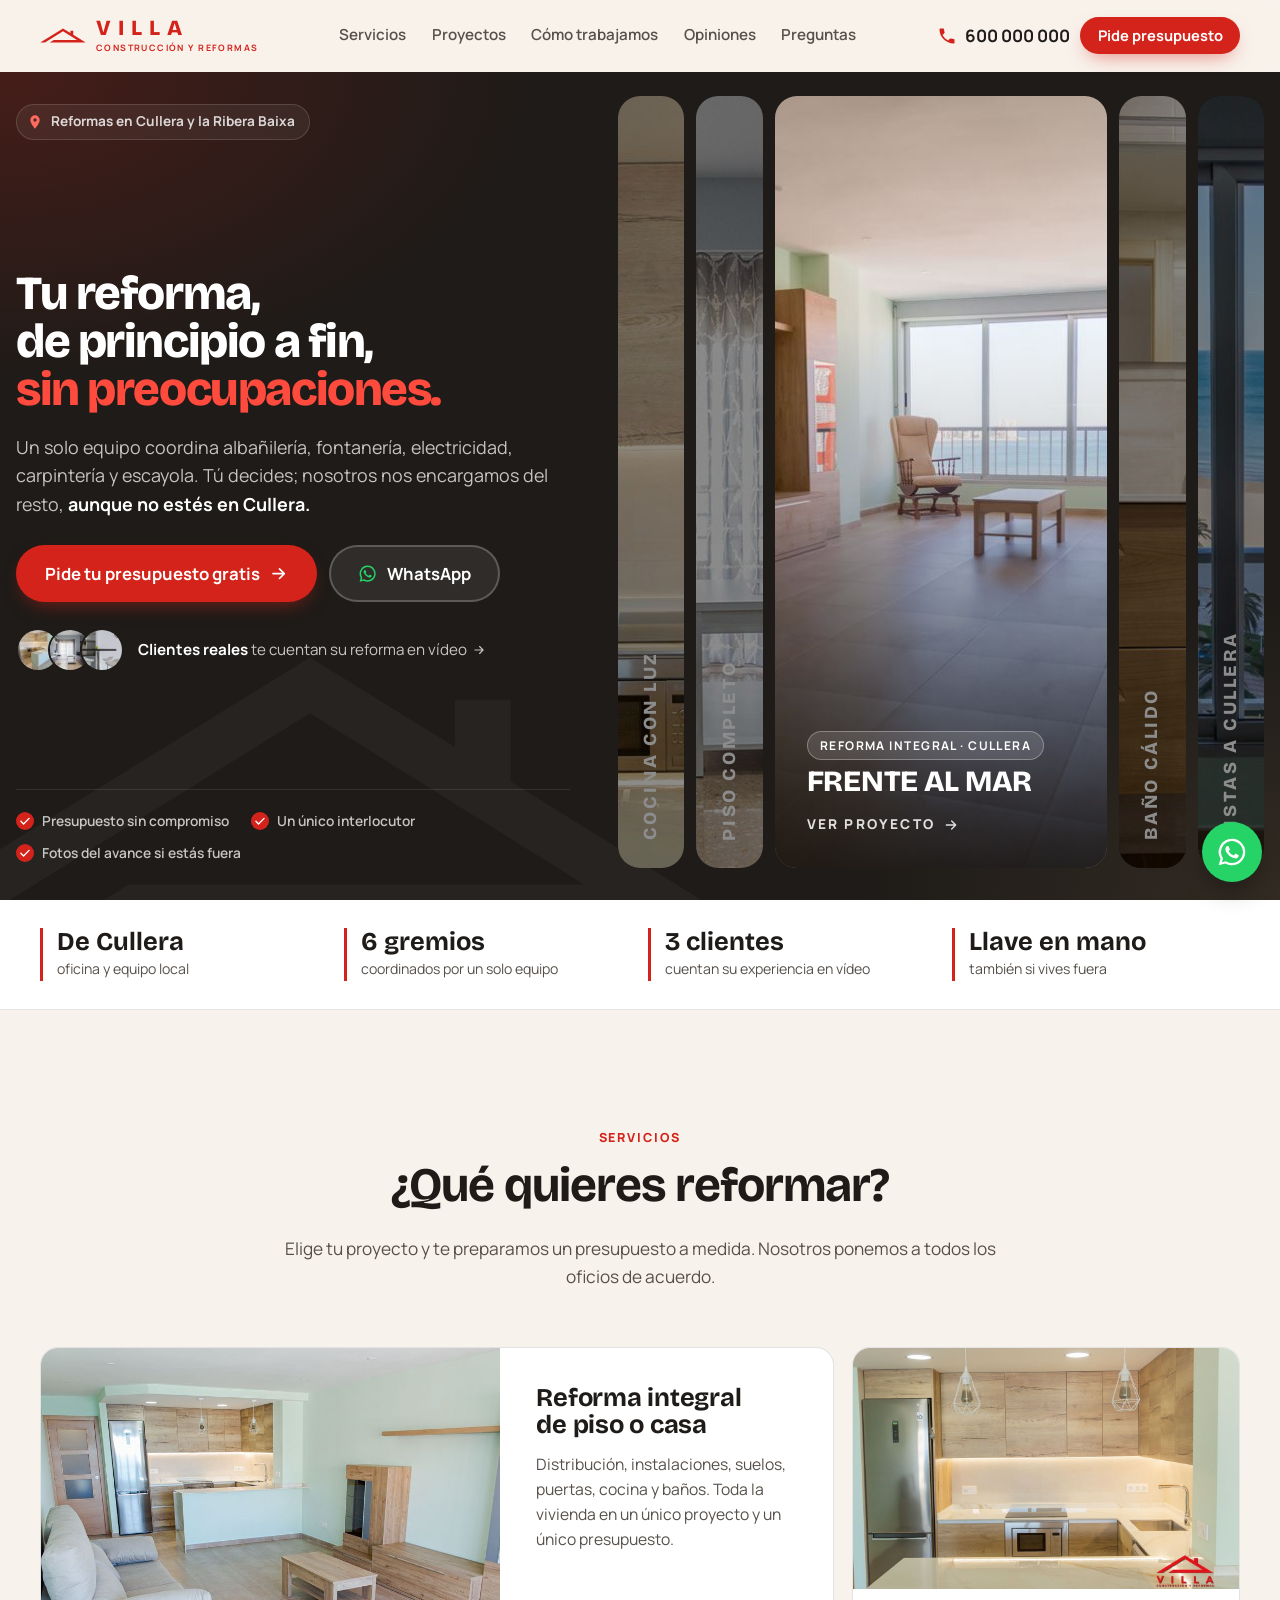
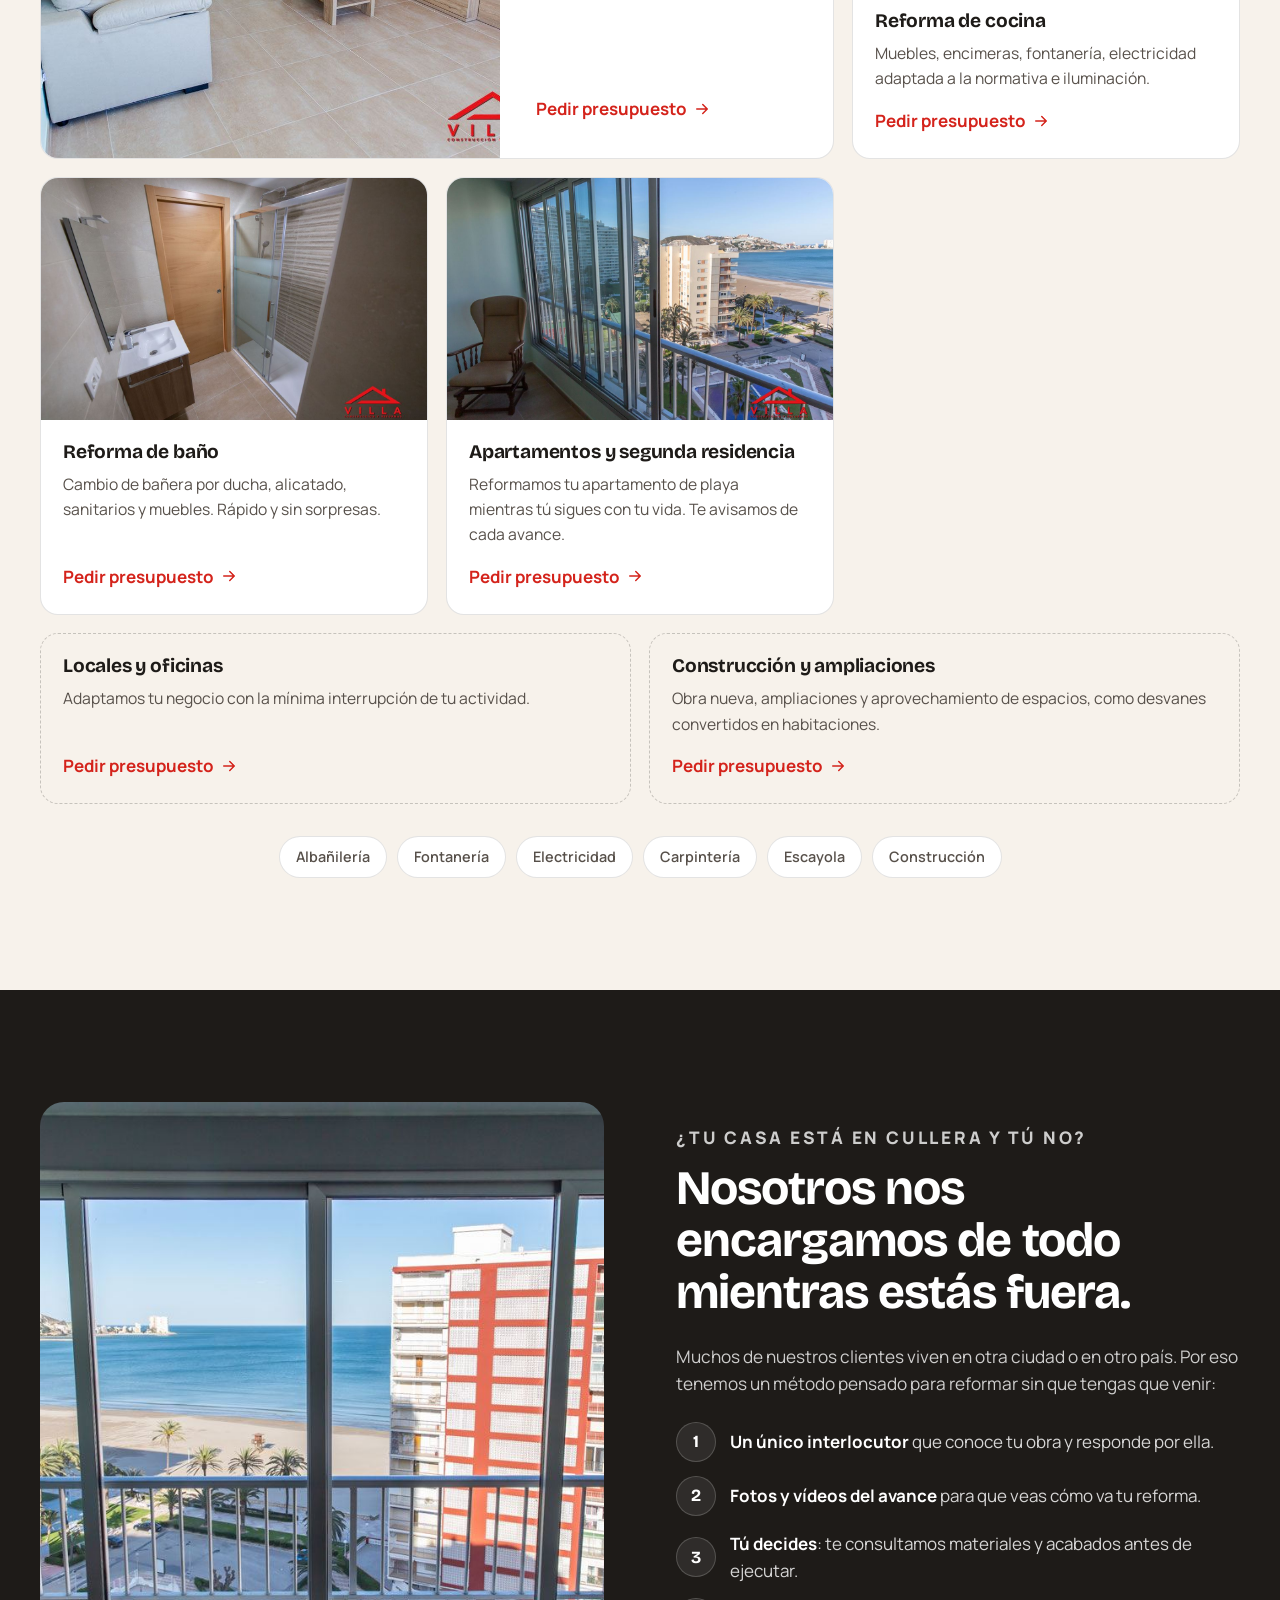
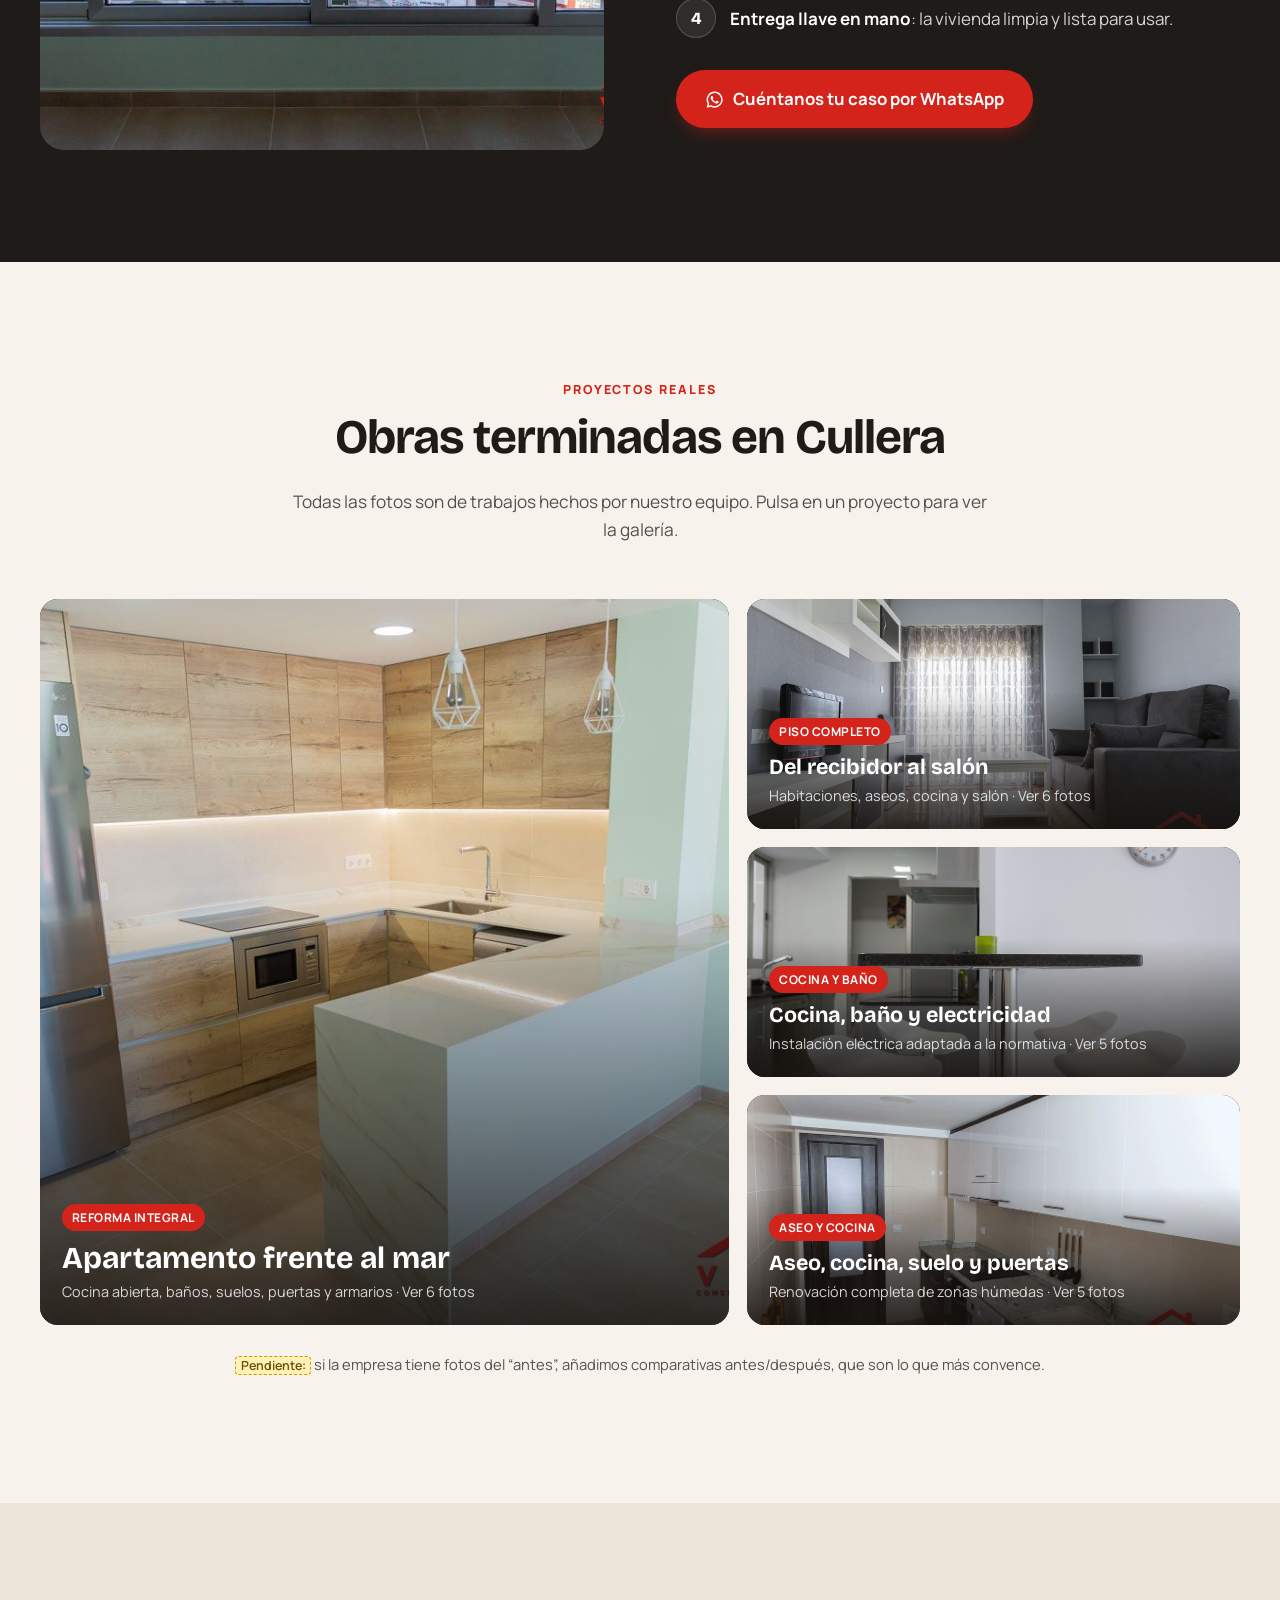
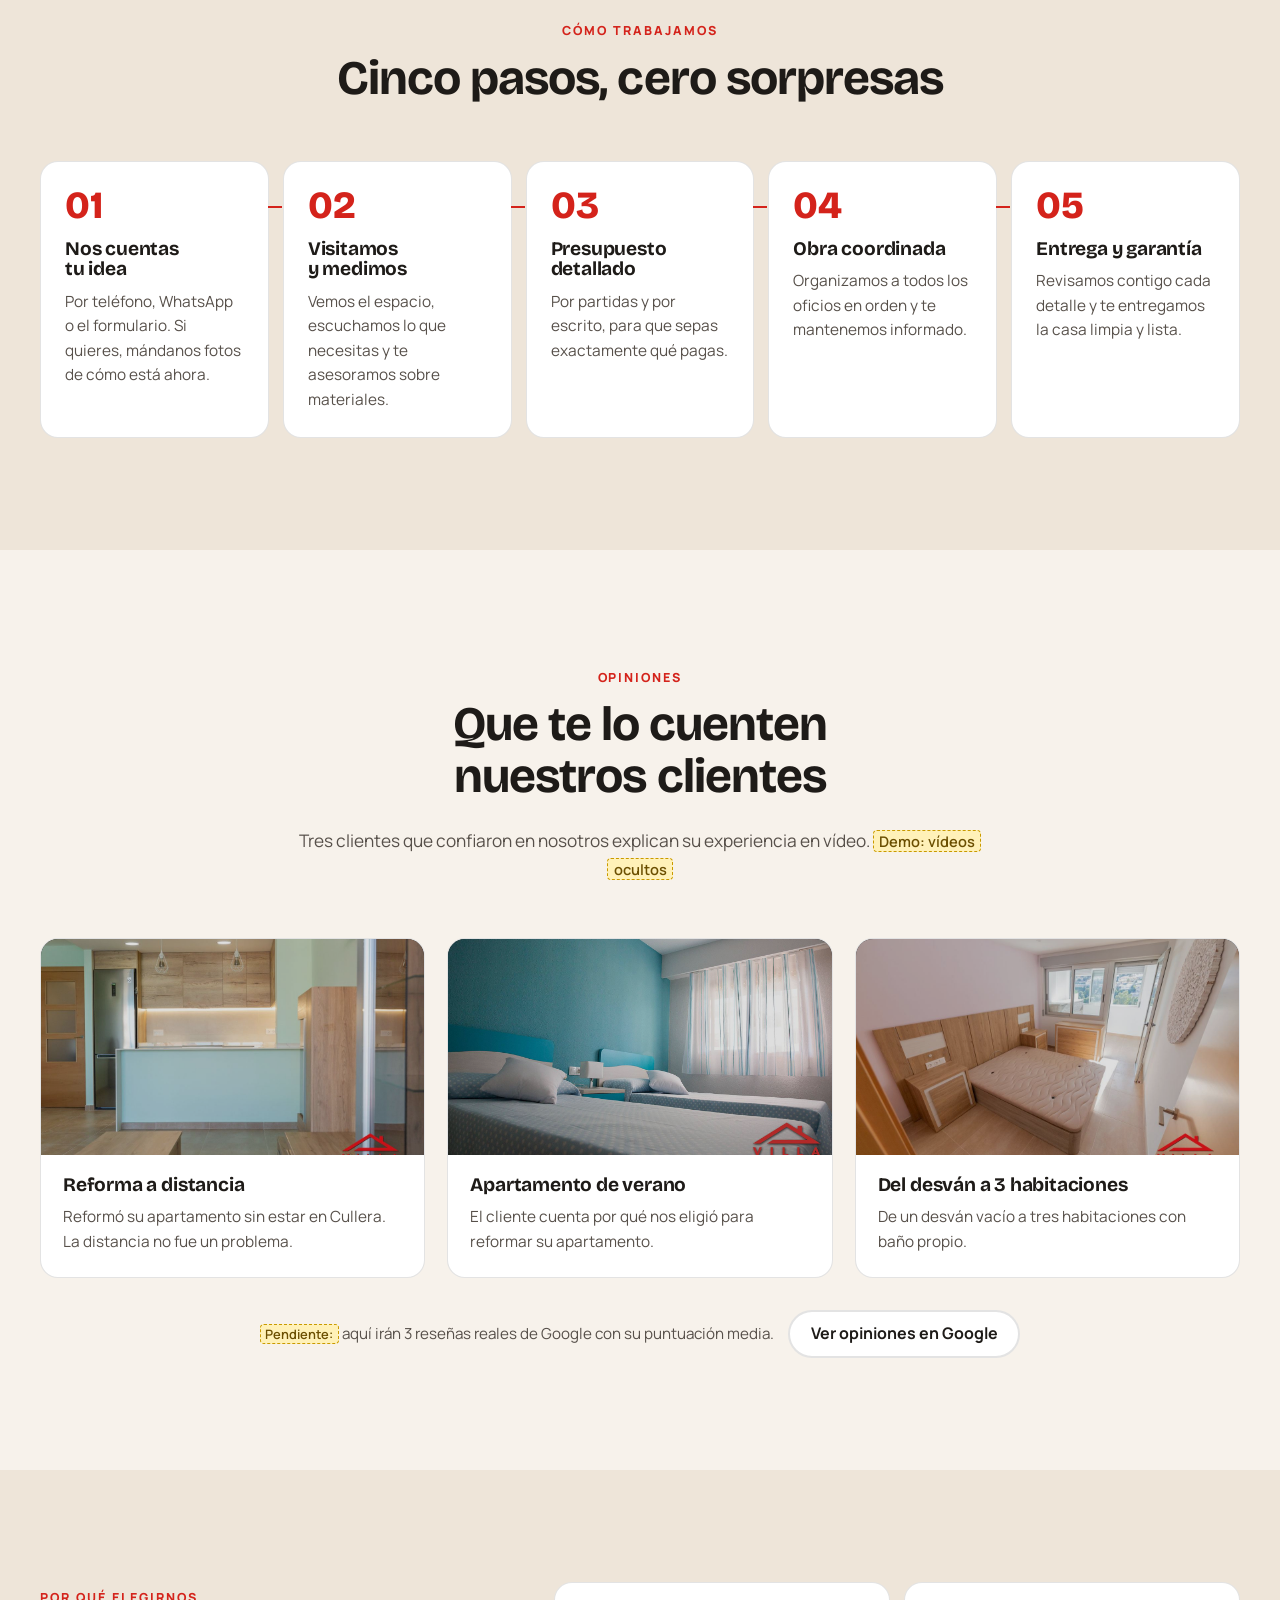
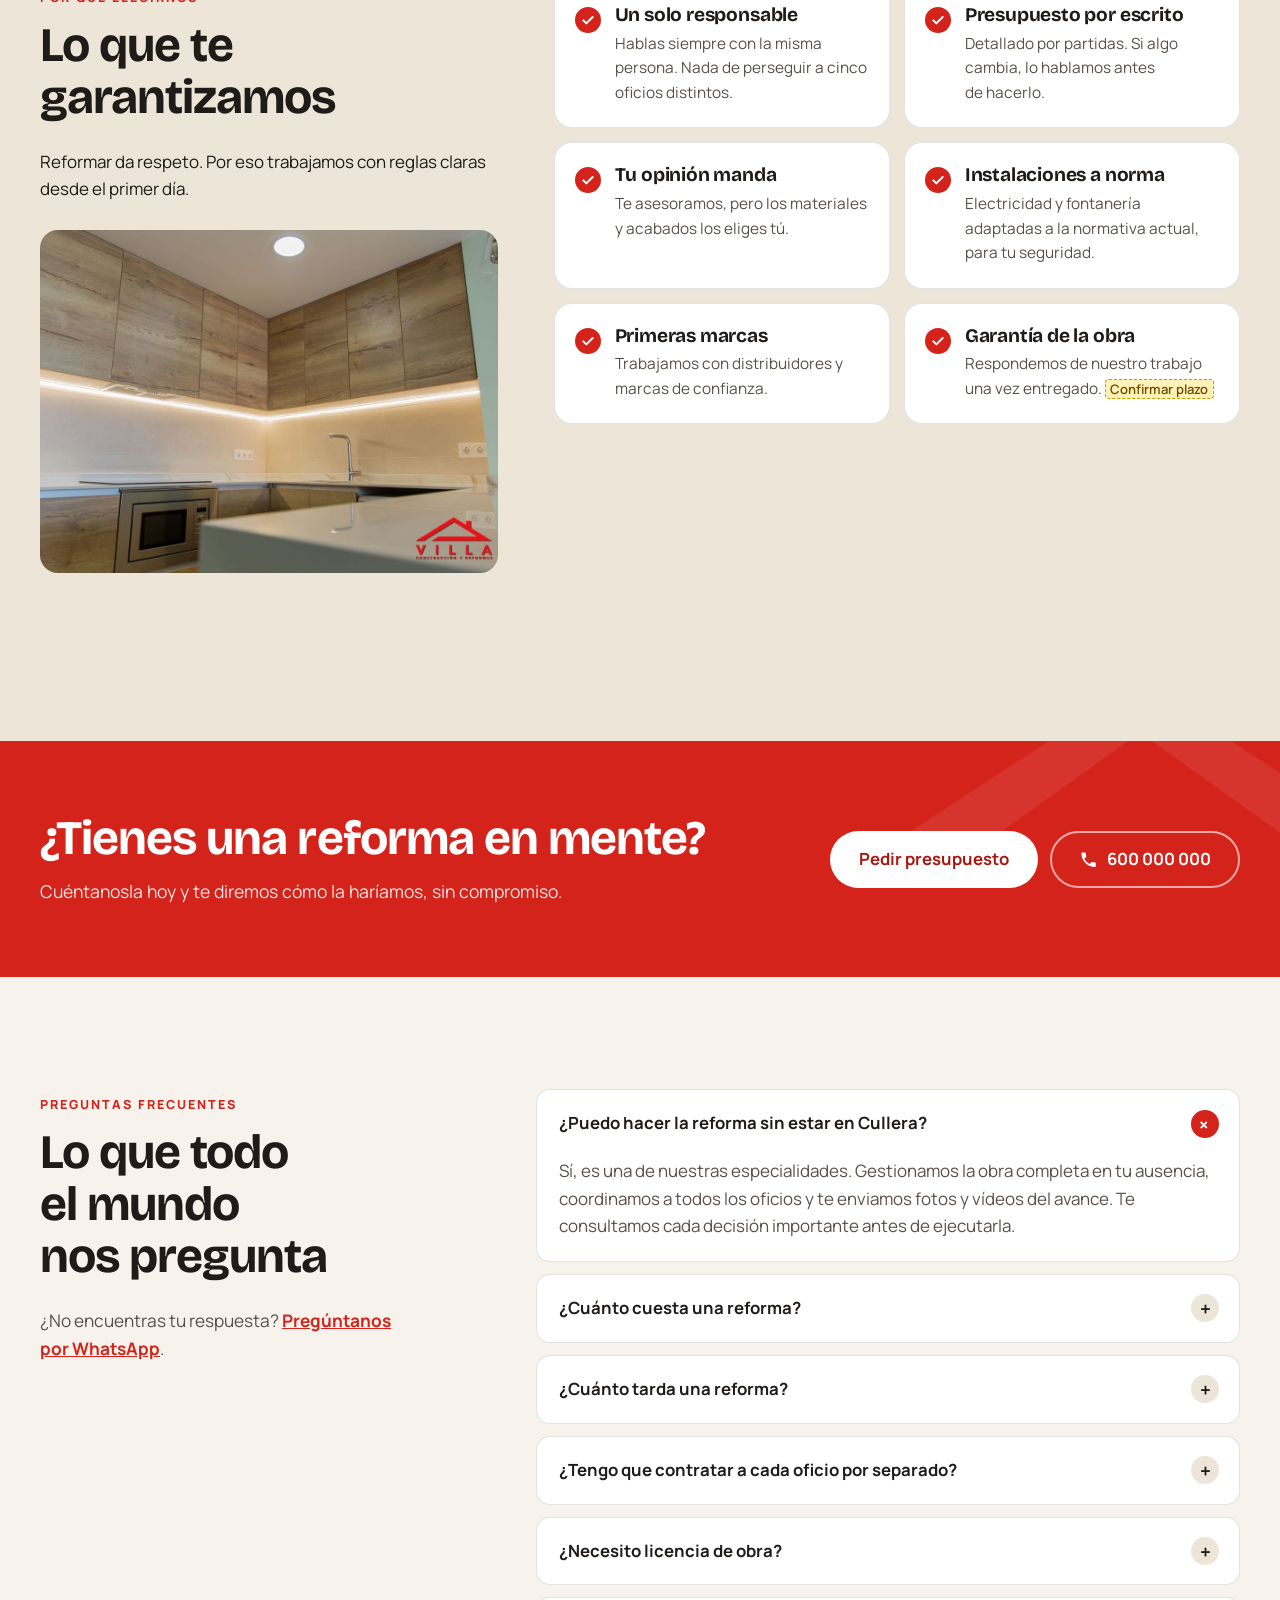
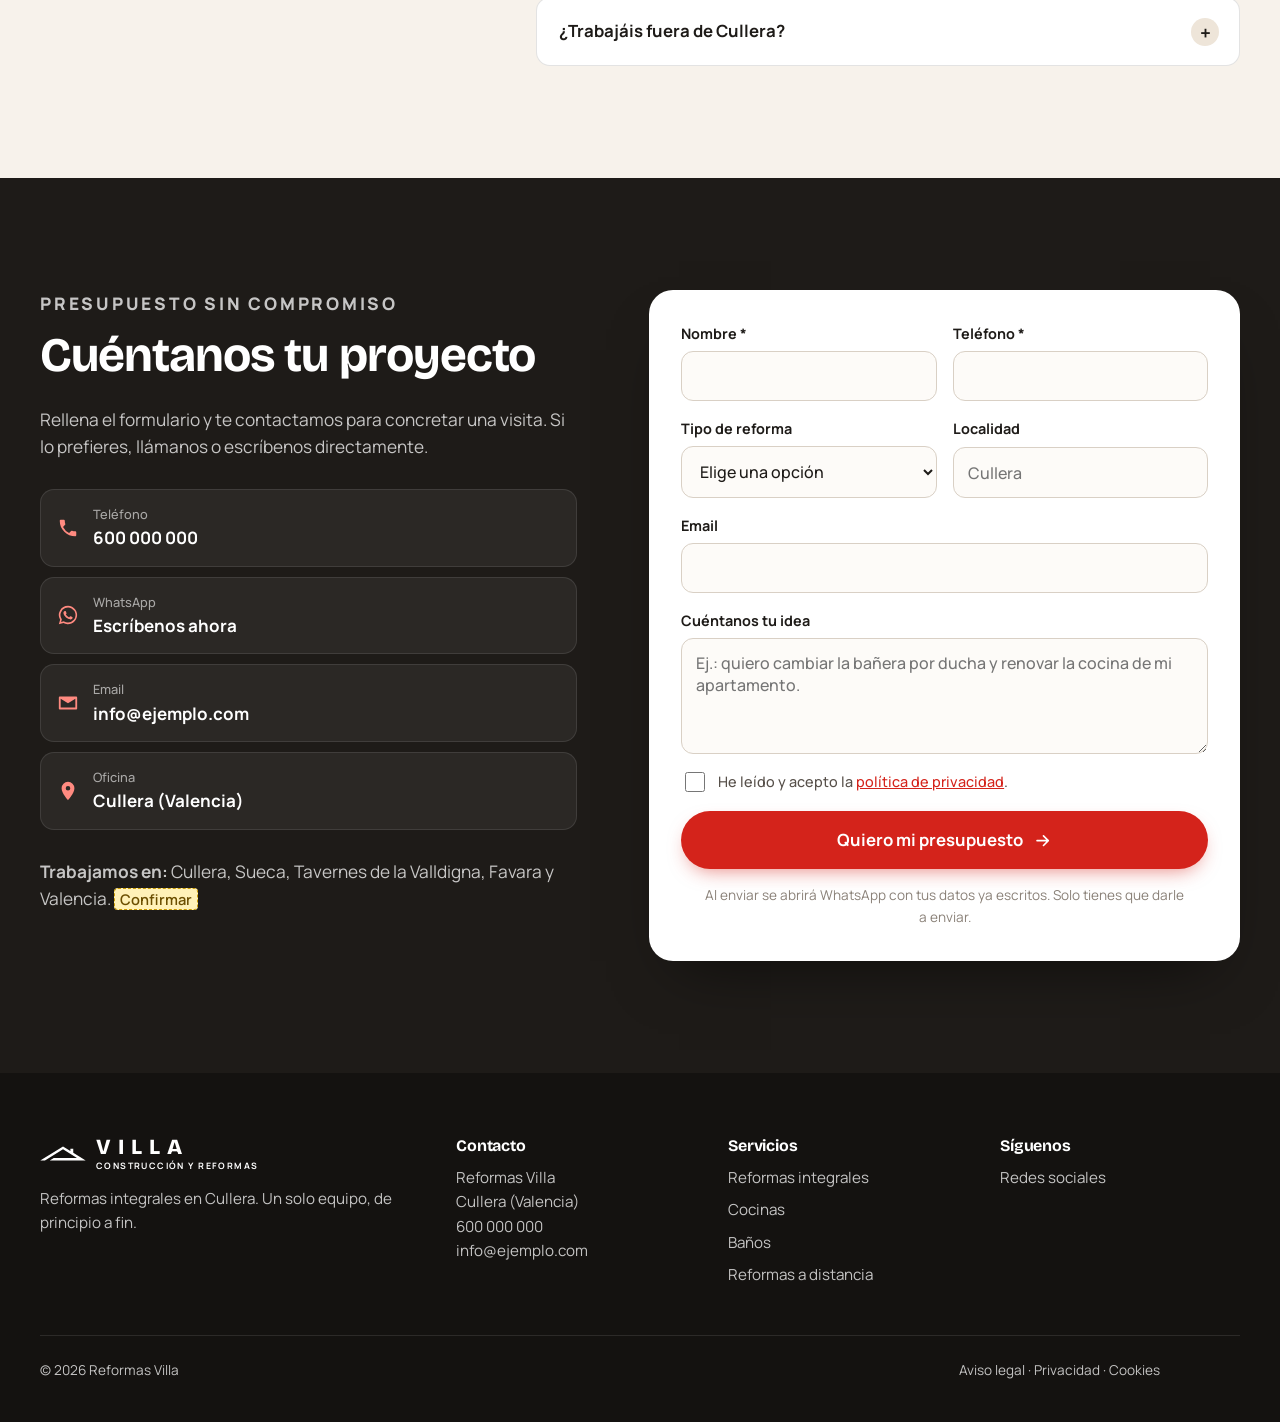
<file: index.html>
<!doctype html>
<html lang="es">
<head>
  <meta charset="utf-8">
  <meta name="viewport" content="width=device-width, initial-scale=1">
  <title>Reformas en Cullera | Reformas integrales, cocinas y baños · Reformas Villa</title>
  <meta name="description" content="Reformas integrales, cocinas y baños en Cullera (Valencia). Un solo equipo coordina todos los gremios y te mantiene informado aunque no estés. Pide tu presupuesto sin compromiso.">
  <meta name="robots" content="noindex, nofollow">
  <meta name="theme-color" content="#1E1B18">

  <meta property="og:type" content="website">
  <meta property="og:locale" content="es_ES">
  <meta property="og:title" content="Reformas Villa · Reformas integrales en Cullera">
  <meta property="og:description" content="Un solo equipo para toda tu reforma. Coordinamos todos los gremios y te mantenemos informado aunque no estés en Cullera.">

  <link rel="icon" href="assets/favicon.svg?v=20261005" type="image/svg+xml">
  <link rel="preconnect" href="https://fonts.googleapis.com">
  <link rel="preconnect" href="https://fonts.gstatic.com" crossorigin>
  <link href="https://fonts.googleapis.com/css2?family=Bricolage+Grotesque:opsz,wght@12..96,600;12..96,700;12..96,800&family=Manrope:wght@400;500;600;700&display=swap" rel="stylesheet">
  <link rel="preload" as="image" href="assets/img/hero-salon-vistas-mar.jpg?v=20261005">
  <link rel="stylesheet" href="styles.css?v=20261005">

  <script type="application/ld+json">
  {
    "@context": "https://schema.org",
    "@type": "HomeAndConstructionBusiness",
    "name": "Reformas Villa",
    "description": "Construcción y reformas integrales en Cullera (Valencia): albañilería, fontanería, electricidad, carpintería y escayola.",
    "telephone": "+34600000000",
    "email": "info@ejemplo.com",
    "address": {
      "@type": "PostalAddress",
      "addressLocality": "Cullera",
      "postalCode": "46400",
      "addressRegion": "Valencia",
      "addressCountry": "ES"
    },
    "areaServed": ["Cullera", "Sueca", "Tavernes de la Valldigna", "Favara", "Valencia"]
  }
  </script>
  <script type="application/ld+json">
  {
    "@context": "https://schema.org",
    "@type": "FAQPage",
    "mainEntity": [
      {"@type": "Question", "name": "¿Puedo hacer la reforma sin estar en Cullera?", "acceptedAnswer": {"@type": "Answer", "text": "Sí. Es una de nuestras especialidades: gestionamos la obra completa en tu ausencia, coordinamos a todos los gremios y te mantenemos informado con fotos y vídeos del avance."}},
      {"@type": "Question", "name": "¿Cuánto cuesta una reforma?", "acceptedAnswer": {"@type": "Answer", "text": "Depende de los metros, los materiales y el estado de la vivienda. Visitamos la obra, la medimos y te entregamos un presupuesto detallado por partidas, sin compromiso."}},
      {"@type": "Question", "name": "¿Tengo que contratar a cada gremio por separado?", "acceptedAnswer": {"@type": "Answer", "text": "No. Albañilería, fontanería, electricidad, carpintería y escayola los coordinamos nosotros. Tú tienes un único interlocutor durante toda la obra."}}
    ]
  }
  </script>
</head>
<body>
  <a class="skip" href="#main">Saltar al contenido</a>

  <svg width="0" height="0" style="position:absolute" aria-hidden="true">
    <symbol id="roof" viewBox="90 56 1740 552"><path d="M100 598 L960 66 L1240 239 V148 H1348 V306 L1818 598 H460 L610 505 H1490 L960 174 L278 598 Z"/></symbol>
    <symbol id="i-phone" viewBox="0 0 24 24"><path d="M6.6 10.8a15.1 15.1 0 0 0 6.6 6.6l2.2-2.2a1 1 0 0 1 1-.25 11.4 11.4 0 0 0 3.6.57 1 1 0 0 1 1 1V20a1 1 0 0 1-1 1A17 17 0 0 1 3 4a1 1 0 0 1 1-1h3.5a1 1 0 0 1 1 1c0 1.25.2 2.45.57 3.57a1 1 0 0 1-.25 1z"/></symbol>
    <symbol id="i-wa" viewBox="0 0 24 24"><path d="M12 2a10 10 0 0 0-8.6 15.1L2 22l5-1.3A10 10 0 1 0 12 2zm0 18.2a8.2 8.2 0 0 1-4.2-1.15l-.3-.18-3 .78.8-2.9-.2-.3A8.2 8.2 0 1 1 12 20.2zm4.5-6.1c-.25-.12-1.46-.72-1.68-.8-.23-.08-.4-.12-.56.12-.17.25-.64.8-.79.97-.14.17-.29.19-.54.06a6.7 6.7 0 0 1-3.3-2.88c-.25-.43.25-.4.71-1.33.08-.16.04-.3-.02-.43l-.76-1.82c-.2-.48-.4-.41-.56-.42h-.47a.9.9 0 0 0-.66.31 2.8 2.8 0 0 0-.86 2.07 4.8 4.8 0 0 0 1 2.56 11 11 0 0 0 4.2 3.7c1.56.68 2.18.73 2.96.62.48-.07 1.46-.6 1.67-1.18.2-.58.2-1.07.14-1.18-.06-.1-.22-.17-.47-.29z"/></symbol>
    <symbol id="i-arrow" viewBox="0 0 24 24"><path d="M5 12h13M13 6l6 6-6 6" fill="none" stroke="currentColor" stroke-width="2" stroke-linecap="round" stroke-linejoin="round"/></symbol>
    <symbol id="i-check" viewBox="0 0 24 24"><path d="M5 12.5l4.5 4.5L19 7.5" fill="none" stroke="currentColor" stroke-width="2.4" stroke-linecap="round" stroke-linejoin="round"/></symbol>
    <symbol id="i-play" viewBox="0 0 24 24"><path d="M8 5.5v13l11-6.5z"/></symbol>
    <symbol id="i-pin" viewBox="0 0 24 24"><path d="M12 2a7 7 0 0 0-7 7c0 5.25 7 13 7 13s7-7.75 7-13a7 7 0 0 0-7-7zm0 9.5A2.5 2.5 0 1 1 12 6.5a2.5 2.5 0 0 1 0 5z"/></symbol>
    <symbol id="i-mail" viewBox="0 0 24 24"><path d="M3 5h18a1 1 0 0 1 1 1v12a1 1 0 0 1-1 1H3a1 1 0 0 1-1-1V6a1 1 0 0 1 1-1zm9 7.2L4 7.3V17h16V7.3z"/></symbol>
  </svg>

  <!-- 1 · CABECERA -->
  <header class="header" id="top">
    <div class="wrap header__inner">
      <a class="brand" href="#top" aria-label="Reformas Villa, ir al inicio">
        <svg class="brand__roof" aria-hidden="true"><use href="#roof"/></svg>
        <span class="brand__text"><b>VILLA</b><small>Construcción y reformas</small></span>
      </a>
      <nav class="nav" id="nav" aria-label="Principal">
        <a href="#servicios">Servicios</a>
        <a href="#proyectos">Proyectos</a>
        <a href="#como-trabajamos">Cómo trabajamos</a>
        <a href="#opiniones">Opiniones</a>
        <a href="#faq">Preguntas</a>
        <a class="nav__cta-mobile btn btn--red" href="#presupuesto">Pide presupuesto gratis</a>
      </nav>
      <div class="header__actions">
        <a class="header__phone" href="tel:+34600000000" data-track="llamada">
          <svg aria-hidden="true"><use href="#i-phone"/></svg><span>600 000 000</span>
        </a>
        <a class="btn btn--red btn--sm header__cta" href="#presupuesto">Pide presupuesto</a>
        <button class="burger" id="burger" aria-label="Abrir menú" aria-expanded="false" aria-controls="nav"><span></span><span></span></button>
      </div>
    </div>
  </header>

  <main id="main">

    <!-- 2 · HERO -->
    <section class="hero">
      <svg class="hero__roof" aria-hidden="true"><use href="#roof"/></svg>
      <div class="hero__layout">
        <div class="hero__text">
          <p class="eyebrow"><svg aria-hidden="true"><use href="#i-pin"/></svg> Reformas en Cullera y la Ribera Baixa</p>
          <h1><span class="h1-line">Tu reforma,</span> <span class="h1-line">de principio a fin,</span> <em class="h1-line">sin preocupaciones.</em></h1>
          <p class="lead">Un solo equipo coordina albañilería, fontanería, electricidad, carpintería y escayola. Tú decides; nosotros nos encargamos del resto, <strong>aunque no estés en Cullera.</strong></p>
          <div class="hero__ctas">
            <a class="btn btn--red btn--lg" href="#presupuesto">Pide tu presupuesto gratis <svg aria-hidden="true"><use href="#i-arrow"/></svg></a>
            <a class="btn btn--glass btn--lg" href="https://wa.me/34600000000?text=Hola%2C%20quiero%20informaci%C3%B3n%20sobre%20una%20reforma" target="_blank" rel="noopener" data-track="whatsapp">
              <svg aria-hidden="true"><use href="#i-wa"/></svg> WhatsApp
            </a>
          </div>
          <a class="hero__proof" href="#opiniones">
            <span class="hero__faces" aria-hidden="true">
              <img src="assets/img/p1-1.jpg?v=20261005" alt="" width="44" height="44">
              <img src="assets/img/p2-1.jpg?v=20261005" alt="" width="44" height="44">
              <img src="assets/img/p3-1.jpg?v=20261005" alt="" width="44" height="44">
            </span>
            <span><b>Clientes reales</b> te cuentan su reforma en vídeo <svg aria-hidden="true"><use href="#i-arrow"/></svg></span>
          </a>
          <ul class="hero__trust">
            <li><svg aria-hidden="true"><use href="#i-check"/></svg> Presupuesto sin compromiso</li>
            <li><svg aria-hidden="true"><use href="#i-check"/></svg> Un único interlocutor</li>
            <li><svg aria-hidden="true"><use href="#i-check"/></svg> Fotos del avance si estás fuera</li>
          </ul>
        </div>

        <!-- Galería elástica con obras reales -->
        <div class="elastic" id="elastic" aria-label="Obras realizadas por Reformas Villa">
          <article class="el" tabindex="0" aria-label="Cocinas: cocina con luz">
            <img src="assets/img/servicio-cocina.jpg?v=20261005" width="1152" height="768" alt="Cocina reformada con muebles de madera, encimera blanca e iluminación LED">
            <span class="el__shade" aria-hidden="true"></span>
            <div class="el__content">
              <span class="el__tag">Cocinas</span>
              <h2 class="el__title">Cocina con luz</h2>
              <button class="el__cta" type="button" data-gallery="p1" data-count="6" data-title="Reforma integral frente al mar" tabindex="-1">Ver proyecto <svg aria-hidden="true"><use href="#i-arrow"/></svg></button>
            </div>
            <span class="el__label" aria-hidden="true"><span class="el__vtext">Cocina con luz</span><span class="el__id">01</span></span>
          </article>
          <article class="el" tabindex="0" aria-label="Pisos completos: del recibidor al salón">
            <img src="assets/img/p2-1.jpg?v=20261005" width="1400" height="936" alt="Salón de un piso reformado por completo con sofá gris y mueble blanco">
            <span class="el__shade" aria-hidden="true"></span>
            <div class="el__content">
              <span class="el__tag">Pisos completos</span>
              <h2 class="el__title">Piso completo</h2>
              <button class="el__cta" type="button" data-gallery="p2" data-count="6" data-title="Piso completo" tabindex="-1">Ver proyecto <svg aria-hidden="true"><use href="#i-arrow"/></svg></button>
            </div>
            <span class="el__label" aria-hidden="true"><span class="el__vtext">Piso completo</span><span class="el__id">02</span></span>
          </article>
          <article class="el is-active" tabindex="0" aria-label="Reformas integrales: frente al mar">
            <img src="assets/img/hero-salon-vistas-mar.jpg?v=20261005" width="1152" height="768" alt="Salón reformado con suelo porcelánico, mueble de madera y vistas al mar de Cullera" fetchpriority="high">
            <span class="el__shade" aria-hidden="true"></span>
            <div class="el__content">
              <span class="el__tag">Reforma integral · Cullera</span>
              <h2 class="el__title">Frente al mar</h2>
              <button class="el__cta" type="button" data-gallery="p1" data-count="6" data-title="Reforma integral frente al mar">Ver proyecto <svg aria-hidden="true"><use href="#i-arrow"/></svg></button>
            </div>
            <span class="el__label" aria-hidden="true"><span class="el__vtext">Frente al mar</span><span class="el__id">03</span></span>
          </article>
          <article class="el" tabindex="0" aria-label="Baños: baño de madera">
            <img src="assets/img/p3-3.jpg?v=20261005" width="1400" height="925" alt="Baño reformado con mueble de madera, espejo y alicatado decorativo">
            <span class="el__shade" aria-hidden="true"></span>
            <div class="el__content">
              <span class="el__tag">Baños</span>
              <h2 class="el__title">Baño cálido</h2>
              <button class="el__cta" type="button" data-gallery="p3" data-count="5" data-title="Cocina y baño" tabindex="-1">Ver proyecto <svg aria-hidden="true"><use href="#i-arrow"/></svg></button>
            </div>
            <span class="el__label" aria-hidden="true"><span class="el__vtext">Baño cálido</span><span class="el__id">04</span></span>
          </article>
          <article class="el" tabindex="0" aria-label="Segunda residencia: vistas a Cullera">
            <img src="assets/img/vistas-cullera.jpg?v=20261005" width="1152" height="768" alt="Vistas a la playa de Cullera desde un apartamento reformado">
            <span class="el__shade" aria-hidden="true"></span>
            <div class="el__content">
              <span class="el__tag">Segunda residencia</span>
              <h2 class="el__title">Vistas a Cullera</h2>
              <a class="el__cta" href="#a-distancia" tabindex="-1">Reformar a distancia <svg aria-hidden="true"><use href="#i-arrow"/></svg></a>
            </div>
            <span class="el__label" aria-hidden="true"><span class="el__vtext">Vistas a Cullera</span><span class="el__id">05</span></span>
          </article>
        </div>
      </div>
    </section>

    <!-- 3 · FRANJA DE CONFIANZA -->
    <section class="trust" aria-label="Por qué confiar en nosotros">
      <div class="wrap trust__grid">
        <div class="trust__item"><b>De Cullera</b><span>oficina y equipo local</span></div>
        <div class="trust__item"><b>6 gremios</b><span>coordinados por un solo equipo</span></div>
        <div class="trust__item"><b>3 clientes</b><span>cuentan su experiencia en vídeo</span></div>
        <div class="trust__item"><b>Llave en mano</b><span>también si vives fuera</span></div>
      </div>
    </section>

    <!-- 4 · SERVICIOS -->
    <section class="section" id="servicios">
      <div class="wrap">
        <header class="section__head">
          <p class="kicker">Servicios</p>
          <h2>¿Qué quieres reformar?</h2>
          <p>Elige tu proyecto y te preparamos un presupuesto a medida. Nosotros ponemos a todos los oficios de acuerdo.</p>
        </header>

        <div class="services">
          <article class="svc svc--wide">
            <img src="assets/img/servicio-reforma-integral.jpg?v=20261005" width="1136" height="757" alt="Piso con reforma integral: salón y cocina abierta" loading="lazy">
            <div class="svc__body">
              <h3>Reforma integral de piso o casa</h3>
              <p>Distribución, instalaciones, suelos, puertas, cocina y baños. Toda la vivienda en un único proyecto y un único presupuesto.</p>
              <a class="svc__link" href="#presupuesto" data-tipo="Reforma integral">Pedir presupuesto <svg aria-hidden="true"><use href="#i-arrow"/></svg></a>
            </div>
          </article>
          <article class="svc">
            <img src="assets/img/servicio-cocina.jpg?v=20261005" width="1152" height="768" alt="Cocina reformada con muebles de madera e iluminación LED" loading="lazy">
            <div class="svc__body">
              <h3>Reforma de cocina</h3>
              <p>Muebles, encimeras, fontanería, electricidad adaptada a la normativa e iluminación.</p>
              <a class="svc__link" href="#presupuesto" data-tipo="Cocina">Pedir presupuesto <svg aria-hidden="true"><use href="#i-arrow"/></svg></a>
            </div>
          </article>
          <article class="svc">
            <img src="assets/img/servicio-bano.jpg?v=20261005" width="1152" height="768" alt="Baño reformado con plato de ducha y mampara" loading="lazy">
            <div class="svc__body">
              <h3>Reforma de baño</h3>
              <p>Cambio de bañera por ducha, alicatado, sanitarios y muebles. Rápido y sin sorpresas.</p>
              <a class="svc__link" href="#presupuesto" data-tipo="Baño">Pedir presupuesto <svg aria-hidden="true"><use href="#i-arrow"/></svg></a>
            </div>
          </article>
          <article class="svc">
            <img src="assets/img/servicio-segunda-residencia.jpg?v=20261005" width="1152" height="768" alt="Terraza de apartamento reformado con vistas a la playa de Cullera" loading="lazy">
            <div class="svc__body">
              <h3>Apartamentos y segunda residencia</h3>
              <p>Reformamos tu apartamento de playa mientras tú sigues con tu vida. Te avisamos de cada avance.</p>
              <a class="svc__link" href="#presupuesto" data-tipo="Segunda residencia">Pedir presupuesto <svg aria-hidden="true"><use href="#i-arrow"/></svg></a>
            </div>
          </article>
          <article class="svc svc--plain">
            <div class="svc__body">
              <h3>Locales y oficinas</h3>
              <p>Adaptamos tu negocio con la mínima interrupción de tu actividad.</p>
              <a class="svc__link" href="#presupuesto" data-tipo="Local u oficina">Pedir presupuesto <svg aria-hidden="true"><use href="#i-arrow"/></svg></a>
            </div>
          </article>
          <article class="svc svc--plain">
            <div class="svc__body">
              <h3>Construcción y ampliaciones</h3>
              <p>Obra nueva, ampliaciones y aprovechamiento de espacios, como desvanes convertidos en habitaciones.</p>
              <a class="svc__link" href="#presupuesto" data-tipo="Construcción">Pedir presupuesto <svg aria-hidden="true"><use href="#i-arrow"/></svg></a>
            </div>
          </article>
        </div>

        <ul class="trades" aria-label="Oficios incluidos">
          <li>Albañilería</li><li>Fontanería</li><li>Electricidad</li><li>Carpintería</li><li>Escayola</li><li>Construcción</li>
        </ul>
      </div>
    </section>

    <!-- 5 · DIFERENCIAL: REFORMAS A DISTANCIA -->
    <section class="remote" id="a-distancia">
      <div class="wrap remote__grid">
        <div class="remote__media">
          <img src="assets/img/vistas-cullera.jpg?v=20261005" width="1152" height="768" alt="Vistas a la playa de Cullera desde un apartamento reformado por Reformas Villa" loading="lazy">
        </div>
        <div class="remote__copy">
          <p class="kicker kicker--light">¿Tu casa está en Cullera y tú no?</p>
          <h2>Nosotros nos encargamos de todo mientras estás fuera.</h2>
          <p>Muchos de nuestros clientes viven en otra ciudad o en otro país. Por eso tenemos un método pensado para reformar sin que tengas que venir:</p>
          <ol class="remote__list">
            <li><span><b>Un único interlocutor</b> que conoce tu obra y responde por ella.</span></li>
            <li><span><b>Fotos y vídeos del avance</b> para que veas cómo va tu reforma.</span></li>
            <li><span><b>Tú decides</b>: te consultamos materiales y acabados antes de ejecutar.</span></li>
            <li><span><b>Entrega llave en mano</b>: la vivienda limpia y lista para usar.</span></li>
          </ol>
          <a class="btn btn--red btn--lg" href="https://wa.me/34600000000?text=Hola%2C%20tengo%20una%20vivienda%20en%20Cullera%20y%20quiero%20reformarla%20a%20distancia" target="_blank" rel="noopener" data-track="whatsapp">
            <svg aria-hidden="true"><use href="#i-wa"/></svg> Cuéntanos tu caso por WhatsApp
          </a>
        </div>
      </div>
    </section>

    <!-- 6 · PROYECTOS -->
    <section class="section" id="proyectos">
      <div class="wrap">
        <header class="section__head">
          <p class="kicker">Proyectos reales</p>
          <h2>Obras terminadas en Cullera</h2>
          <p>Todas las fotos son de trabajos hechos por nuestro equipo. Pulsa en un proyecto para ver la galería.</p>
        </header>

        <div class="projects">
          <button class="proj proj--big" data-gallery="p1" data-count="6" data-title="Reforma integral frente al mar">
            <img src="assets/img/p1-1.jpg?v=20261005" width="1152" height="768" alt="Cocina abierta con barra en apartamento frente al mar" loading="lazy">
            <span class="proj__info"><span class="proj__tag">Reforma integral</span><b>Apartamento frente al mar</b><span>Cocina abierta, baños, suelos, puertas y armarios · Ver 6 fotos</span></span>
          </button>
          <button class="proj" data-gallery="p2" data-count="6" data-title="Piso completo">
            <img src="assets/img/p2-1.jpg?v=20261005" width="1400" height="936" alt="Salón de piso reformado por completo" loading="lazy">
            <span class="proj__info"><span class="proj__tag">Piso completo</span><b>Del recibidor al salón</b><span>Habitaciones, aseos, cocina y salón · Ver 6 fotos</span></span>
          </button>
          <button class="proj" data-gallery="p3" data-count="5" data-title="Cocina y baño">
            <img src="assets/img/p3-1.jpg?v=20261005" width="1400" height="891" alt="Cocina reformada con barra y taburetes blancos" loading="lazy">
            <span class="proj__info"><span class="proj__tag">Cocina y baño</span><b>Cocina, baño y electricidad</b><span>Instalación eléctrica adaptada a la normativa · Ver 5 fotos</span></span>
          </button>
          <button class="proj" data-gallery="p4" data-count="5" data-title="Aseo y cocina">
            <img src="assets/img/p4-1.jpg?v=20261005" width="1000" height="667" alt="Cocina reformada con encimera de granito" loading="lazy">
            <span class="proj__info"><span class="proj__tag">Aseo y cocina</span><b>Aseo, cocina, suelo y puertas</b><span>Renovación completa de zonas húmedas · Ver 5 fotos</span></span>
          </button>
        </div>
        <p class="note"><span class="pend">Pendiente:</span> si la empresa tiene fotos del “antes”, añadimos comparativas antes/después, que son lo que más convence.</p>
      </div>
    </section>

    <!-- 7 · CÓMO TRABAJAMOS -->
    <section class="section section--tint" id="como-trabajamos">
      <div class="wrap">
        <header class="section__head">
          <p class="kicker">Cómo trabajamos</p>
          <h2>Cinco pasos, cero sorpresas</h2>
        </header>
        <ol class="steps">
          <li class="step"><span class="step__n">01</span><h3>Nos cuentas tu idea</h3><p>Por teléfono, WhatsApp o el formulario. Si quieres, mándanos fotos de cómo está ahora.</p></li>
          <li class="step"><span class="step__n">02</span><h3>Visitamos y medimos</h3><p>Vemos el espacio, escuchamos lo que necesitas y te asesoramos sobre materiales.</p></li>
          <li class="step"><span class="step__n">03</span><h3>Presupuesto detallado</h3><p>Por partidas y por escrito, para que sepas exactamente qué pagas.</p></li>
          <li class="step"><span class="step__n">04</span><h3>Obra coordinada</h3><p>Organizamos a todos los oficios en orden y te mantenemos informado.</p></li>
          <li class="step"><span class="step__n">05</span><h3>Entrega y garantía</h3><p>Revisamos contigo cada detalle y te entregamos la casa limpia y lista.</p></li>
        </ol>
      </div>
    </section>

    <!-- 8 · OPINIONES -->
    <section class="section" id="opiniones">
      <div class="wrap">
        <header class="section__head">
          <p class="kicker">Opiniones</p>
          <h2>Que te lo cuenten nuestros clientes</h2>
          <p>Tres clientes que confiaron en nosotros explican su experiencia en vídeo. <span class="pend">Demo: vídeos ocultos</span></p>
        </header>
        <div class="videos">
          <article class="video">
            <div class="video__play">
              <img src="assets/img/p1-5.jpg?v=20261005" width="1152" height="768" alt="" loading="lazy"></div>
            <div class="video__body"><h3>Reforma a distancia</h3><p>Reformó su apartamento sin estar en Cullera. La distancia no fue un problema.</p></div>
          </article>
          <article class="video">
            <div class="video__play">
              <img src="assets/img/p2-2.jpg?v=20261005" width="1400" height="933" alt="" loading="lazy"></div>
            <div class="video__body"><h3>Apartamento de verano</h3><p>El cliente cuenta por qué nos eligió para reformar su apartamento.</p></div>
          </article>
          <article class="video">
            <div class="video__play">
              <img src="assets/img/p1-4.jpg?v=20261005" width="1152" height="768" alt="" loading="lazy"></div>
            <div class="video__body"><h3>Del desván a 3 habitaciones</h3><p>De un desván vacío a tres habitaciones con baño propio.</p></div>
          </article>
        </div>
        <div class="reviews-cta">
          <p><span class="pend">Pendiente:</span> aquí irán 3 reseñas reales de Google con su puntuación media.</p>
          <a class="btn btn--ghost" href="https://www.google.com/search?q=Reformas+Villa+Cullera" target="_blank" rel="noopener">Ver opiniones en Google</a>
        </div>
      </div>
    </section>

    <!-- 9 · GARANTÍAS -->
    <section class="section section--tint" id="garantias">
      <div class="wrap why">
        <header class="section__head section__head--left">
          <p class="kicker">Por qué elegirnos</p>
          <h2>Lo que te garantizamos</h2>
          <p>Reformar da respeto. Por eso trabajamos con reglas claras desde el primer día.</p>
          <img class="why__img" src="assets/img/detalle-cocina-led.jpg?v=20261005" width="1152" height="768" alt="Detalle de cocina con muebles de madera e iluminación LED bajo los armarios" loading="lazy">
        </header>
        <ul class="why__list">
          <li><h3>Un solo responsable</h3><p>Hablas siempre con la misma persona. Nada de perseguir a cinco oficios distintos.</p></li>
          <li><h3>Presupuesto por escrito</h3><p>Detallado por partidas. Si algo cambia, lo hablamos antes de hacerlo.</p></li>
          <li><h3>Tu opinión manda</h3><p>Te asesoramos, pero los materiales y acabados los eliges tú.</p></li>
          <li><h3>Instalaciones a norma</h3><p>Electricidad y fontanería adaptadas a la normativa actual, para tu seguridad.</p></li>
          <li><h3>Primeras marcas</h3><p>Trabajamos con distribuidores y marcas de confianza.</p></li>
          <li><h3>Garantía de la obra</h3><p>Respondemos de nuestro trabajo una vez entregado. <span class="pend">Confirmar plazo</span></p></li>
        </ul>
      </div>
    </section>

    <!-- 10 · CTA INTERMEDIO -->
    <section class="band">
      <div class="wrap band__inner">
        <div>
          <h2>¿Tienes una reforma en mente?</h2>
          <p>Cuéntanosla hoy y te diremos cómo la haríamos, sin compromiso.</p>
        </div>
        <div class="band__ctas">
          <a class="btn btn--white btn--lg" href="#presupuesto">Pedir presupuesto</a>
          <a class="btn btn--outline-white btn--lg" href="tel:+34600000000" data-track="llamada"><svg aria-hidden="true"><use href="#i-phone"/></svg> 600 000 000</a>
        </div>
      </div>
    </section>

    <!-- 11 · FAQ -->
    <section class="section" id="faq">
      <div class="wrap faq">
        <header class="section__head section__head--left">
          <p class="kicker">Preguntas frecuentes</p>
          <h2>Lo que todo el mundo nos pregunta</h2>
          <p>¿No encuentras tu respuesta? <a href="https://wa.me/34600000000" target="_blank" rel="noopener" data-track="whatsapp">Pregúntanos por WhatsApp</a>.</p>
        </header>
        <div class="faq__list">
          <details open>
            <summary>¿Puedo hacer la reforma sin estar en Cullera?</summary>
            <p>Sí, es una de nuestras especialidades. Gestionamos la obra completa en tu ausencia, coordinamos a todos los oficios y te enviamos fotos y vídeos del avance. Te consultamos cada decisión importante antes de ejecutarla.</p>
          </details>
          <details>
            <summary>¿Cuánto cuesta una reforma?</summary>
            <p>Depende de los metros, los materiales y el estado de la vivienda. Por eso visitamos la obra, la medimos y te entregamos un presupuesto detallado por partidas, sin compromiso.</p>
          </details>
          <details>
            <summary>¿Cuánto tarda una reforma?</summary>
            <p>Cada obra es distinta. En el presupuesto te indicamos el plazo estimado y te avisamos de cualquier cambio. <span class="pend">Añadir plazos orientativos (baño, cocina, piso completo)</span></p>
          </details>
          <details>
            <summary>¿Tengo que contratar a cada oficio por separado?</summary>
            <p>No. Albañilería, fontanería, electricidad, carpintería y escayola los coordinamos nosotros. Tienes un único interlocutor durante toda la obra.</p>
          </details>
          <details>
            <summary>¿Necesito licencia de obra?</summary>
            <p>Depende del tipo de reforma. Te asesoramos sobre los permisos necesarios en el Ayuntamiento de Cullera. <span class="pend">Confirmar si la empresa los tramita</span></p>
          </details>
          <details>
            <summary>¿Trabajáis fuera de Cullera?</summary>
            <p>Trabajamos en Cullera y alrededores. <span class="pend">Confirmar zona: Sueca, Tavernes, Favara, Valencia…</span></p>
          </details>
        </div>
      </div>
    </section>

    <!-- 12 · FORMULARIO + CONTACTO -->
    <section class="section section--dark" id="presupuesto">
      <div class="wrap contact">
        <div class="contact__info">
          <p class="kicker kicker--light">Presupuesto sin compromiso</p>
          <h2>Cuéntanos tu proyecto</h2>
          <p>Rellena el formulario y te contactamos para concretar una visita. Si lo prefieres, llámanos o escríbenos directamente.</p>
          <ul class="contact__ways">
            <li><a href="tel:+34600000000" data-track="llamada"><svg aria-hidden="true"><use href="#i-phone"/></svg><span><small>Teléfono</small>600 000 000</span></a></li>
            <li><a href="https://wa.me/34600000000" target="_blank" rel="noopener" data-track="whatsapp"><svg aria-hidden="true"><use href="#i-wa"/></svg><span><small>WhatsApp</small>Escríbenos ahora</span></a></li>
            <li><a href="mailto:info@ejemplo.com" data-track="email"><svg aria-hidden="true"><use href="#i-mail"/></svg><span><small>Email</small>info@ejemplo.com</span></a></li>
            <li><a href="#presupuesto"><svg aria-hidden="true"><use href="#i-pin"/></svg><span><small>Oficina</small>Cullera (Valencia)</span></a></li>
          </ul>
          <p class="contact__zones"><b>Trabajamos en:</b> Cullera, Sueca, Tavernes de la Valldigna, Favara y Valencia. <span class="pend">Confirmar</span></p>
        </div>

        <form class="form" id="form" novalidate>
          <div class="form__row">
            <label>Nombre *<input name="nombre" autocomplete="name" required></label>
            <label>Teléfono *<input name="telefono" type="tel" autocomplete="tel" inputmode="tel" required></label>
          </div>
          <div class="form__row">
            <label>Tipo de reforma
              <select name="tipo" id="tipo">
                <option value="">Elige una opción</option>
                <option>Reforma integral</option>
                <option>Cocina</option>
                <option>Baño</option>
                <option>Segunda residencia</option>
                <option>Local u oficina</option>
                <option>Construcción</option>
                <option>Otro</option>
              </select>
            </label>
            <label>Localidad<input name="localidad" autocomplete="address-level2" placeholder="Cullera"></label>
          </div>
          <label>Email<input name="email" type="email" autocomplete="email"></label>
          <label>Cuéntanos tu idea<textarea name="mensaje" rows="4" placeholder="Ej.: quiero cambiar la bañera por ducha y renovar la cocina de mi apartamento."></textarea></label>
          <label class="form__check"><input type="checkbox" name="privacidad" required> <span>He leído y acepto la <a href="legal.html#privacidad">política de privacidad</a>.</span></label>
          <button class="btn btn--red btn--lg btn--block" type="submit">Quiero mi presupuesto <svg aria-hidden="true"><use href="#i-arrow"/></svg></button>
          <p class="form__msg" id="form-msg" role="status" aria-live="polite"></p>
          <p class="form__hint">Al enviar se abrirá WhatsApp con tus datos ya escritos. Solo tienes que darle a enviar.</p>
        </form>
      </div>
    </section>
  </main>

  <!-- 13 · FOOTER -->
  <footer class="footer">
    <div class="wrap footer__grid">
      <div>
        <a class="brand brand--light" href="#top" aria-label="Reformas Villa, volver arriba">
          <svg class="brand__roof" aria-hidden="true"><use href="#roof"/></svg>
          <span class="brand__text"><b>VILLA</b><small>Construcción y reformas</small></span>
        </a>
        <p class="footer__claim">Reformas integrales en Cullera. Un solo equipo, de principio a fin.</p>
      </div>
      <div>
        <h3>Contacto</h3>
        <p>Reformas Villa<br>Cullera (Valencia)<br><a href="tel:+34600000000">600 000 000</a><br><a href="mailto:info@ejemplo.com">info@ejemplo.com</a></p>
      </div>
      <div>
        <h3>Servicios</h3>
        <ul><li><a href="#servicios">Reformas integrales</a></li><li><a href="#servicios">Cocinas</a></li><li><a href="#servicios">Baños</a></li><li><a href="#a-distancia">Reformas a distancia</a></li></ul>
      </div>
      <div>
        <h3>Síguenos</h3>
        <ul><li><a href="#top">Redes sociales</a></li></ul>
      </div>
    </div>
    <div class="wrap footer__legal">
      <p>© <span id="year">2026</span> Reformas Villa</p>
      <p><a href="legal.html#aviso-legal">Aviso legal</a> · <a href="legal.html#privacidad">Privacidad</a> · <a href="legal.html#cookies">Cookies</a></p>
    </div>
  </footer>

  <!-- 14 · FLOTANTES -->
  <a class="wa-float" href="https://wa.me/34600000000?text=Hola%2C%20quiero%20informaci%C3%B3n%20sobre%20una%20reforma" target="_blank" rel="noopener" aria-label="Escríbenos por WhatsApp" data-track="whatsapp"><svg aria-hidden="true"><use href="#i-wa"/></svg></a>
  <nav class="mbar" aria-label="Contacto rápido">
    <a href="tel:+34600000000" data-track="llamada"><svg aria-hidden="true"><use href="#i-phone"/></svg>Llamar</a>
    <a href="https://wa.me/34600000000" target="_blank" rel="noopener" data-track="whatsapp"><svg aria-hidden="true"><use href="#i-wa"/></svg>WhatsApp</a>
    <a class="mbar__main" href="#presupuesto">Presupuesto</a>
  </nav>

  <!-- Galería -->
  <div class="lightbox" id="lightbox" role="dialog" aria-modal="true" aria-label="Galería de fotos" hidden>
    <button class="lightbox__close" aria-label="Cerrar galería">×</button>
    <button class="lightbox__nav lightbox__prev" aria-label="Foto anterior">‹</button>
    <figure><img alt=""><figcaption></figcaption></figure>
    <button class="lightbox__nav lightbox__next" aria-label="Foto siguiente">›</button>
  </div>

  <script src="main.js?v=20261005" defer></script>
</body>
</html>
</file>
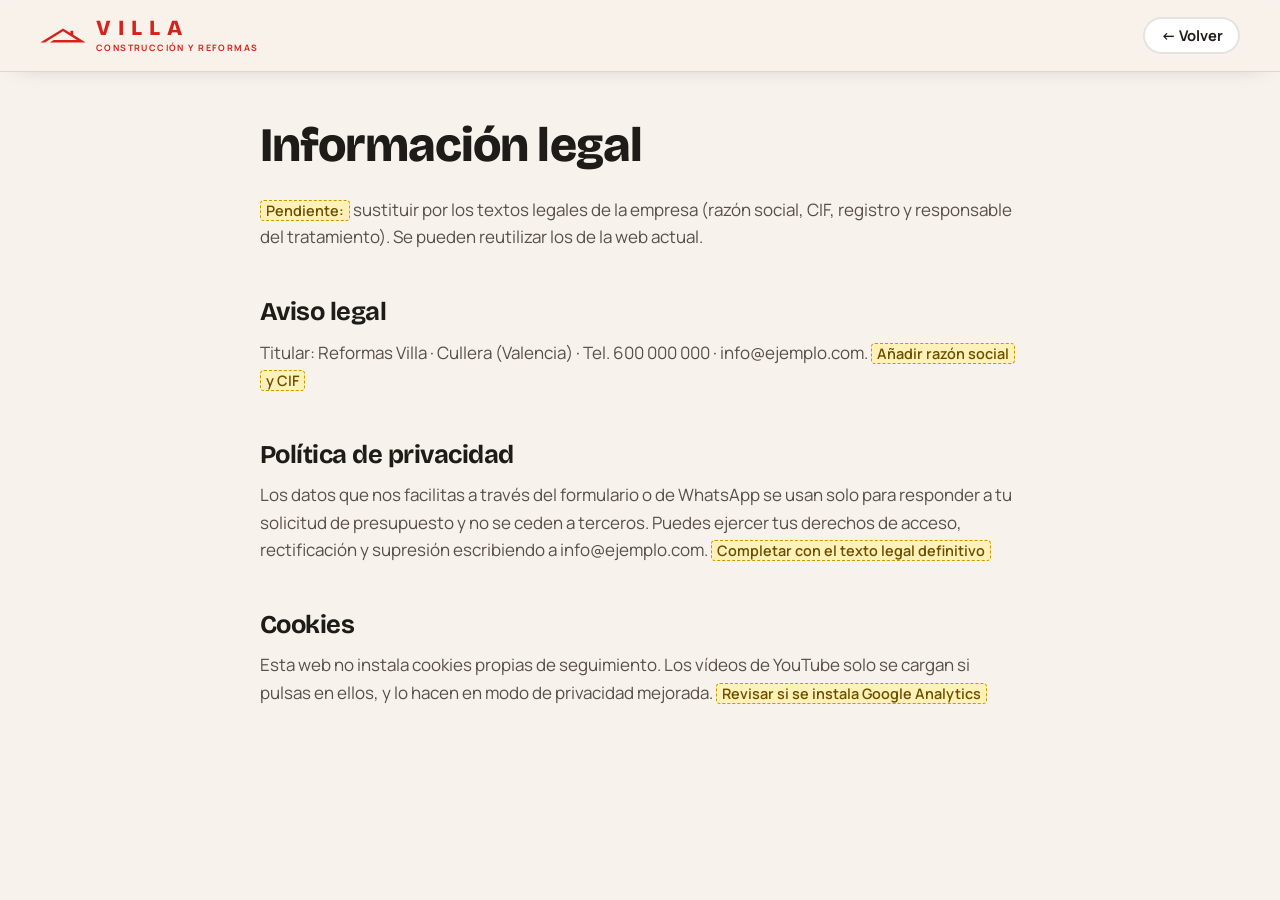
<file: legal.html>
<!doctype html>
<html lang="es">
<head>
  <meta charset="utf-8">
  <meta name="viewport" content="width=device-width, initial-scale=1">
  <title>Aviso legal y privacidad · Reformas Villa</title>
  <meta name="robots" content="noindex">
  <link rel="icon" href="assets/favicon.svg?v=20261005" type="image/svg+xml">
  <link href="https://fonts.googleapis.com/css2?family=Bricolage+Grotesque:opsz,wght@12..96,700&family=Manrope:wght@400;600;700&display=swap" rel="stylesheet">
  <link rel="stylesheet" href="styles.css?v=20261005">
  <style>
    .legal { padding: 48px 0 96px; max-width: 760px; }
    .legal h1 { font-size: clamp(2rem, 5vw, 3rem); }
    .legal h2 { font-size: 1.6rem; margin-top: 48px; }
    .legal p { color: var(--ink-2); }
  </style>
</head>
<body>
  <header class="header is-scrolled">
    <div class="wrap header__inner">
      <a class="brand" href="index.html" aria-label="Volver a la página principal">
        <svg class="brand__roof" viewBox="90 56 1740 552" aria-hidden="true"><path d="M100 598 L960 66 L1240 239 V148 H1348 V306 L1818 598 H460 L610 505 H1490 L960 174 L278 598 Z"/></svg>
        <span class="brand__text"><b>VILLA</b><small>Construcción y reformas</small></span>
      </a>
      <a class="btn btn--ghost btn--sm" href="index.html">← Volver</a>
    </div>
  </header>
  <main class="wrap legal">
    <h1>Información legal</h1>
    <p><span class="pend">Pendiente:</span> sustituir por los textos legales de la empresa (razón social, CIF, registro y responsable del tratamiento). Se pueden reutilizar los de la web actual.</p>

    <h2 id="aviso-legal">Aviso legal</h2>
    <p>Titular: Reformas Villa · Cullera (Valencia) · Tel. 600 000 000 · info@ejemplo.com. <span class="pend">Añadir razón social y CIF</span></p>

    <h2 id="privacidad">Política de privacidad</h2>
    <p>Los datos que nos facilitas a través del formulario o de WhatsApp se usan solo para responder a tu solicitud de presupuesto y no se ceden a terceros. Puedes ejercer tus derechos de acceso, rectificación y supresión escribiendo a info@ejemplo.com. <span class="pend">Completar con el texto legal definitivo</span></p>

    <h2 id="cookies">Cookies</h2>
    <p>Esta web no instala cookies propias de seguimiento. Los vídeos de YouTube solo se cargan si pulsas en ellos, y lo hacen en modo de privacidad mejorada. <span class="pend">Revisar si se instala Google Analytics</span></p>
  </main>
</body>
</html>
</file>
<file: styles.css>
/* Reformas Villa — estilos */
:root {
  --paper: #F7F2EB;
  --paper-2: #EEE5D9;
  --white: #FFFFFF;
  --ink: #1E1B18;
  --ink-2: #57504A;
  --ink-3: #8A8178;
  --red: #D4231B;
  --red-dark: #A9180F;
  --sand: #C79E72;
  --line: rgba(30, 27, 24, .12);
  --shadow: 0 1px 2px rgba(30,27,24,.06), 0 12px 32px -12px rgba(30,27,24,.22);
  --radius: 18px;
  --radius-sm: 10px;
  --font-display: "Bricolage Grotesque", "Segoe UI", system-ui, sans-serif;
  --font-body: "Manrope", "Segoe UI", system-ui, sans-serif;
  --header-h: 72px;
}

*, *::before, *::after { box-sizing: border-box; }
html { scroll-behavior: smooth; scroll-padding-top: calc(var(--header-h) + 12px); -webkit-text-size-adjust: 100%; }
body {
  margin: 0;
  font: 400 17px/1.6 var(--font-body);
  color: var(--ink);
  background: var(--paper);
  -webkit-font-smoothing: antialiased;
  overflow-x: hidden;
}
img { max-width: 100%; height: auto; display: block; }
a { color: inherit; }
svg { fill: currentColor; }
h1, h2, h3 { font-family: var(--font-display); line-height: 1.08; letter-spacing: -.02em; margin: 0 0 .5em; text-wrap: balance; }
h1 { font-size: clamp(2.4rem, 6vw, 4.4rem); font-weight: 800; }
h2 { font-size: clamp(1.9rem, 4vw, 3rem); font-weight: 700; }
h3 { font-size: 1.2rem; font-weight: 700; letter-spacing: -.01em; }
p { margin: 0 0 1em; text-wrap: pretty; }
button { font: inherit; color: inherit; cursor: pointer; }
:focus-visible { outline: 3px solid var(--red); outline-offset: 3px; border-radius: 4px; }

.wrap { width: min(1200px, 100% - 32px); margin-inline: auto; }
.skip { position: absolute; left: -999px; top: 8px; background: var(--ink); color: #fff; padding: 10px 14px; border-radius: 8px; z-index: 100; }
.skip:focus { left: 8px; }

/* Marcadores de datos pendientes (eliminar al completar) */
.pend {
  background: #FFF1B8; color: #6B4E00; border: 1px dashed #C99A00;
  padding: 0 .35em; border-radius: 4px; font-size: .85em; font-weight: 600; box-decoration-break: clone; -webkit-box-decoration-break: clone;
}

/* ---------- Botones ---------- */
.btn {
  display: inline-flex; align-items: center; justify-content: center; gap: .55em;
  padding: .8em 1.3em; border-radius: 999px; border: 2px solid transparent;
  font-weight: 700; font-size: 1rem; text-decoration: none; line-height: 1.2; white-space: nowrap;
  transition: transform .2s ease, background-color .2s ease, box-shadow .2s ease, color .2s ease;
}
.btn svg { width: 1.15em; height: 1.15em; flex: none; }
.btn:hover { transform: translateY(-2px); }
@media (max-width: 480px) { .btn { white-space: normal; text-align: center; } }
.btn--sm { padding: .55em 1.05em; font-size: .92rem; }
.btn--lg { padding: 1em 1.6em; font-size: 1.05rem; }
.btn--block { width: 100%; }
.btn--red { background: var(--red); color: #fff; box-shadow: 0 8px 20px -8px rgba(212,35,27,.6); }
.btn--red:hover { background: var(--red-dark); }
.btn--ghost { background: var(--white); color: var(--ink); border-color: var(--line); }
.btn--ghost:hover { border-color: var(--ink); }
.btn--ghost svg { color: #1FA855; }
.btn--white { background: #fff; color: var(--red-dark); }
.btn--outline-white { color: #fff; border-color: rgba(255,255,255,.6); }
.btn--outline-white:hover { background: rgba(255,255,255,.12); border-color: #fff; }

/* ---------- Marca ---------- */
.brand { display: inline-flex; align-items: center; gap: 10px; text-decoration: none; color: var(--red); }
.brand__roof { width: 46px; height: 15px; }
.brand__text { display: flex; flex-direction: column; line-height: 1; }
.brand__text b { font-family: var(--font-display); font-weight: 800; font-size: 1.35rem; letter-spacing: .32em; }
.brand__text small { font-size: .55rem; letter-spacing: .16em; white-space: nowrap; text-transform: uppercase; font-weight: 700; margin-top: 4px; }
.brand--light { color: #fff; }

/* ---------- Cabecera ---------- */
.header {
  position: sticky; top: 0; z-index: 50; height: var(--header-h);
  background: rgba(247,242,235,.88); backdrop-filter: saturate(1.4) blur(12px); -webkit-backdrop-filter: saturate(1.4) blur(12px);
  border-bottom: 1px solid transparent; transition: border-color .2s ease, box-shadow .2s ease;
}
.header.is-scrolled { border-bottom-color: var(--line); box-shadow: 0 6px 24px -18px rgba(0,0,0,.4); }
.header__inner { height: 100%; display: flex; align-items: center; justify-content: space-between; gap: 16px; }
.nav { display: none; }
.header__actions { display: flex; align-items: center; gap: 10px; }
.header__phone { display: inline-flex; align-items: center; gap: 8px; text-decoration: none; font-weight: 700; }
.header__phone svg { width: 20px; height: 20px; color: var(--red); }
.header__phone span, .header__cta { display: none; }
.burger { width: 44px; height: 44px; border: 1px solid var(--line); background: var(--white); border-radius: 12px; display: grid; place-content: center; gap: 6px; }
.burger span { display: block; width: 20px; height: 2px; background: var(--ink); border-radius: 2px; transition: transform .25s ease; }
.burger[aria-expanded="true"] span:first-child { transform: translateY(4px) rotate(45deg); }
.burger[aria-expanded="true"] span:last-child { transform: translateY(-4px) rotate(-45deg); }

.nav.is-open {
  display: flex; flex-direction: column; gap: 4px;
  position: fixed; inset: var(--header-h) 0 auto 0; padding: 16px 16px 24px;
  background: var(--paper); border-bottom: 1px solid var(--line); box-shadow: var(--shadow);
}
.nav.is-open a:not(.btn) { padding: 12px 4px; text-decoration: none; font-weight: 600; font-size: 1.1rem; border-bottom: 1px solid var(--line); }
.nav.is-open .nav__cta-mobile { margin-top: 12px; }

@media (min-width: 640px) {
  .header__cta { display: inline-flex; }
}
@media (min-width: 1000px) {
  .burger, .nav__cta-mobile { display: none !important; }
  .nav { display: flex; gap: clamp(16px, 2vw, 28px); }
  .nav a { white-space: nowrap; text-decoration: none; font-weight: 600; font-size: .95rem; color: var(--ink-2); position: relative; }
  .nav a::after { content: ""; position: absolute; left: 0; right: 100%; bottom: -6px; height: 2px; background: var(--red); transition: right .25s ease; }
  .nav a:hover { color: var(--ink); }
  .nav a:hover::after { right: 0; }
}
@media (min-width: 1200px) { .header__phone span { display: inline; white-space: nowrap; } }

/* ---------- Hero ---------- */
.hero {
  position: relative; overflow: hidden; color: #fff; padding: 20px 0 28px;
  background:
    radial-gradient(900px 520px at 0% 0%, rgba(212,35,27,.22), transparent 60%),
    radial-gradient(700px 500px at 100% 100%, rgba(199,158,114,.12), transparent 60%),
    var(--ink);
}
.hero__roof { position: absolute; left: -140px; bottom: -40px; width: 900px; height: 290px; color: rgba(255,255,255,.035); pointer-events: none; }
.hero__layout { position: relative; z-index: 1; width: min(1440px, 100% - 32px); margin-inline: auto; display: grid; gap: 28px; }
.hero__text { display: flex; flex-direction: column; align-items: flex-start; padding-top: 12px; }

.eyebrow { display: inline-flex; align-items: center; gap: 8px; font-weight: 700; font-size: .85rem; color: rgba(255,255,255,.82); background: rgba(255,255,255,.06); border: 1px solid rgba(255,255,255,.14); padding: 6px 14px 6px 10px; border-radius: 999px; }
.eyebrow svg { width: 16px; height: 16px; color: #FF6B5F; }
.hero h1 { margin: 22px 0 18px; color: #fff; font-size: clamp(2.3rem, 3.7vw, 4.3rem); line-height: 1.02; letter-spacing: -.03em; }
.h1-line { display: block; }
.hero h1 em { font-style: normal; color: #FF4B3E; }
.lead { font-size: 1.12rem; color: rgba(255,255,255,.74); max-width: 32em; margin: 0; }
.lead strong { color: #fff; }
.hero__ctas { display: flex; flex-wrap: wrap; gap: 12px; margin: 26px 0 0; width: 100%; }
.hero__ctas .btn { flex: 1 1 200px; }
.btn--glass { background: rgba(255,255,255,.08); color: #fff; border-color: rgba(255,255,255,.22); }
.btn--glass:hover { background: rgba(255,255,255,.16); border-color: rgba(255,255,255,.45); }
.btn--glass svg { color: #25D366; }

.hero__proof { display: flex; align-items: center; gap: 14px; margin-top: 26px; color: rgba(255,255,255,.75); text-decoration: none; font-size: .95rem; line-height: 1.35; }
.hero__proof b { color: #fff; }
.hero__proof > span:last-child svg { width: 14px; height: 14px; vertical-align: -2px; margin-left: 2px; transition: transform .2s ease; }
.hero__proof:hover > span:last-child svg { transform: translateX(4px); }
.hero__faces { display: flex; flex: none; }
.hero__faces img { width: 44px; height: 44px; border-radius: 50%; object-fit: cover; border: 2px solid var(--ink); margin-left: -12px; }
.hero__faces img:first-child { margin-left: 0; object-position: 66% 30%; }
.hero__faces img:nth-child(2) { object-position: 55% 20%; }
.hero__faces img:nth-child(3) { object-position: 70% 30%; }

.hero__trust { list-style: none; padding: 20px 0 0; margin: 26px 0 0; width: 100%; border-top: 1px solid rgba(255,255,255,.1); display: flex; flex-wrap: wrap; gap: 10px 22px; }
.hero__trust li { display: flex; align-items: center; gap: 8px; font-weight: 600; font-size: .86rem; color: rgba(255,255,255,.75); }
.hero__trust svg { width: 18px; height: 18px; padding: 2px; border-radius: 50%; background: var(--red); color: #fff; flex: none; }

/* Entrada de la portada */
@keyframes rise { from { opacity: 0; transform: translateY(26px); } to { opacity: 1; transform: none; } }
.hero__text > *, .h1-line { animation: rise .8s cubic-bezier(.2,.7,.2,1) both; }
.hero__text > .eyebrow { animation-delay: .05s; }
.h1-line:nth-child(1) { animation-delay: .12s; }
.h1-line:nth-child(2) { animation-delay: .2s; }
.h1-line:nth-child(3) { animation-delay: .28s; }
.hero__text > .lead { animation-delay: .38s; }
.hero__text > .hero__ctas { animation-delay: .46s; }
.hero__text > .hero__proof { animation-delay: .54s; }
.hero__text > .hero__trust { animation-delay: .62s; }
.hero h1 { animation: none; }
.elastic .el { animation: rise .9s cubic-bezier(.2,.7,.2,1) both; }
.elastic .el:nth-child(1) { animation-delay: .15s; }
.elastic .el:nth-child(2) { animation-delay: .23s; }
.elastic .el:nth-child(3) { animation-delay: .31s; }
.elastic .el:nth-child(4) { animation-delay: .39s; }
.elastic .el:nth-child(5) { animation-delay: .47s; }

/* Móvil/tablet: la galería sube justo debajo del titular */
@media (max-width: 999px) {
  .hero__layout { gap: 0; }
  .hero__text { display: contents; }
  .hero__layout > *, .hero__text > * { order: 5; }
  .hero__text > .eyebrow { order: 1; justify-self: start; margin-top: 12px; }
  .hero__text > h1 { order: 2; }
  .hero__layout > .elastic { order: 3; height: 400px; margin: 6px 0 24px; }
  .hero__text > .lead { order: 4; }
}
@media (min-width: 768px) and (max-width: 999px) { .hero__layout > .elastic { height: 480px; } }

@media (min-width: 1000px) {
  .hero { padding: 24px 0 32px; }
  .hero__layout {
    grid-template-columns: minmax(420px, 6fr) 7fr; gap: 48px;
    min-height: clamp(600px, calc(100svh - var(--header-h) - 56px), 880px);
  }
  .hero__text { padding: 8px 0 4px; }
  .hero__text > h1 { margin-top: auto; }
  .hero__text > .hero__trust { margin-top: auto; }
  .hero__ctas .btn { flex: 0 0 auto; }
}

/* ---------- Galería elástica (portada) ---------- */
.elastic { --ease: cubic-bezier(.25, 1, .5, 1); display: flex; flex-direction: column; gap: 8px; height: 480px; }
.el {
  position: relative; flex: 1 1 0; min-width: 0; min-height: 0; overflow: hidden; cursor: pointer;
  border-radius: 18px; background: var(--ink); filter: brightness(.55);
  transition: flex-grow .7s var(--ease), filter .7s var(--ease);
}
.el:hover { filter: brightness(.75); }
.el.is-active { flex-grow: 4; filter: none; cursor: default; }
.el:focus-visible { outline-offset: 4px; }
.el > img { position: absolute; inset: 0; width: 100%; height: 100%; object-fit: cover; transform: scale(1.1); transition: transform 1s var(--ease); }
.el.is-active > img { transform: scale(1); }
.el__shade { position: absolute; inset: 0; background: linear-gradient(0deg, rgba(14,12,10,.85), rgba(14,12,10,.2) 45%, transparent 70%); opacity: 0; transition: opacity .5s ease; }
.el.is-active .el__shade { opacity: 1; }
.el__content {
  position: absolute; left: 0; right: 0; bottom: 0; padding: 18px; display: flex; flex-direction: column; align-items: flex-start; gap: 8px;
  opacity: 0; transform: translateY(48px); pointer-events: none; transition: opacity .5s ease, transform .5s ease;
}
.el.is-active .el__content { opacity: 1; transform: none; pointer-events: auto; transition-delay: .2s; }
.el__tag { border: 1px solid rgba(255,255,255,.3); background: rgba(255,255,255,.12); backdrop-filter: blur(8px); -webkit-backdrop-filter: blur(8px); color: #fff; padding: 4px 12px; border-radius: 999px; font-size: .7rem; font-weight: 700; letter-spacing: .12em; text-transform: uppercase; }
.el__title { color: #fff; margin: 0; font-weight: 800; text-transform: uppercase; letter-spacing: -.01em; line-height: .95; font-size: clamp(1.5rem, 2.3vw, 2.8rem); }
.el__cta { display: inline-flex; align-items: center; gap: 8px; margin-top: 4px; padding: 0; background: none; border: 0; color: rgba(255,255,255,.85); text-decoration: none; font-weight: 800; font-size: .78rem; letter-spacing: .16em; text-transform: uppercase; }
.el__cta svg { width: 16px; height: 16px; transition: transform .2s ease; }
.el__cta:hover { color: #fff; }
.el__cta:hover svg { transform: translateX(4px); }
.el__label { position: absolute; left: 50%; bottom: 12px; transform: translateX(-50%); color: #fff; font-weight: 800; transition: opacity .5s ease .5s, transform .5s ease .5s; }
.el.is-active .el__label { opacity: 0; transform: translateX(-50%) scale(.5); transition-delay: 0s; }
.el__vtext { display: none; }
.el__id { font-size: .8rem; letter-spacing: .1em; }

@media (min-width: 768px) {
  .elastic { flex-direction: row; gap: 12px; height: 540px; }
  .el { border-radius: 22px; }
  .el.is-active { flex-grow: 5; }
  .el__content { padding: 32px; }
  .el__tag { font-size: .75rem; }
  .el__cta { font-size: .85rem; margin-top: 10px; }
  .el__label { bottom: 28px; }
  .el__id { display: none; }
  .el__vtext { display: block; writing-mode: vertical-rl; transform: rotate(180deg); white-space: nowrap; font-family: var(--font-display); font-size: 1.15rem; letter-spacing: .14em; text-transform: uppercase; }
}

/* ---------- Franja de confianza ---------- */
@media (min-width: 1000px) { .elastic { height: auto; min-height: 540px; } }

.trust { background: var(--white); color: var(--ink); padding: 28px 0; border-bottom: 1px solid var(--line); }
.trust__grid { display: grid; grid-template-columns: repeat(2, 1fr); gap: 22px 16px; }
.trust__item { display: flex; flex-direction: column; gap: 2px; padding-left: 14px; border-left: 3px solid var(--red); }
.trust__item b { font-family: var(--font-display); font-size: 1.35rem; line-height: 1.1; }
.trust__item span { font-size: .88rem; color: var(--ink-2); }
@media (min-width: 900px) { .trust__grid { grid-template-columns: repeat(4, 1fr); } .trust__item b { font-size: 1.6rem; } }

/* ---------- Secciones ---------- */
.section { padding: 72px 0; }
.section--tint { background: var(--paper-2); }
.section--dark { background: var(--ink); color: #fff; }
.section__head { max-width: 720px; margin: 0 auto 40px; text-align: center; }
.section__head p:last-child { color: var(--ink-2); font-size: 1.08rem; }
.section__head--left { text-align: left; margin: 0 0 32px; }
.kicker { display: inline-block; font-weight: 800; font-size: .78rem; letter-spacing: .16em; text-transform: uppercase; color: var(--red); margin-bottom: 12px; }
.kicker--light { color: #FF8A80; }
.note { margin-top: 28px; text-align: center; font-size: .92rem; color: var(--ink-2); }
@media (min-width: 900px) { .section { padding: 112px 0; } .section__head { margin-bottom: 56px; } }

/* ---------- Servicios ---------- */
.services { display: grid; gap: 18px; }
.svc { background: var(--white); border-radius: var(--radius); overflow: hidden; border: 1px solid var(--line); display: flex; flex-direction: column; transition: transform .25s ease, box-shadow .25s ease; }
.svc:hover { transform: translateY(-4px); box-shadow: var(--shadow); }
.svc img { width: 100%; aspect-ratio: 16 / 10; object-fit: cover; transition: transform .6s ease; }
.svc:hover img { transform: scale(1.04); }
.svc__body { padding: 22px 22px 24px; display: flex; flex-direction: column; flex: 1; }
.svc__body p { color: var(--ink-2); font-size: .98rem; flex: 1; }
.svc__link { display: inline-flex; align-items: center; gap: 6px; font-weight: 700; color: var(--red); text-decoration: none; }
.svc__link svg { width: 18px; height: 18px; transition: transform .2s ease; }
.svc__link:hover svg { transform: translateX(4px); }
.svc--plain { background: transparent; border-style: dashed; border-color: rgba(30,27,24,.22); }
.trades { list-style: none; padding: 0; margin: 32px 0 0; display: flex; flex-wrap: wrap; justify-content: center; gap: 10px; }
.trades li { padding: 8px 16px; border-radius: 999px; background: var(--white); border: 1px solid var(--line); font-weight: 600; font-size: .9rem; color: var(--ink-2); }

@media (min-width: 700px) { .services { grid-template-columns: repeat(2, 1fr); } }
@media (min-width: 1000px) {
  .services { grid-template-columns: repeat(6, 1fr); }
  .svc { grid-column: span 2; }
  .svc--wide { grid-column: span 4; flex-direction: row; }
  .svc--wide img { width: 58%; aspect-ratio: auto; height: 100%; }
  .svc--wide .svc__body { justify-content: center; padding: 36px; }
  .svc--wide h3 { font-size: 1.6rem; }
  .svc--plain { grid-column: span 3; }
}

/* ---------- Reformas a distancia ---------- */
.remote { background: var(--ink); color: #fff; padding: 72px 0; overflow: hidden; }
.remote__grid { display: grid; gap: 36px; align-items: center; }
.remote__media img { width: 100%; aspect-ratio: 4 / 3; object-fit: cover; border-radius: 24px; }
.remote__copy > p { color: rgba(255,255,255,.78); font-size: 1.08rem; }
.remote__list { list-style: none; counter-reset: r; padding: 0; margin: 24px 0 32px; display: grid; gap: 14px; }
.remote__list li { counter-increment: r; display: grid; grid-template-columns: 40px 1fr; gap: 14px; align-items: center; color: rgba(255,255,255,.82); }
.remote__list li::before { content: counter(r); width: 40px; height: 40px; border-radius: 50%; display: grid; place-items: center; background: rgba(255,255,255,.08); border: 1px solid rgba(255,255,255,.18); font-family: var(--font-display); font-weight: 700; color: #fff; }
.remote__list b { color: #fff; }
@media (min-width: 900px) {
  .remote { padding: 112px 0; }
  .remote__grid { grid-template-columns: 1fr 1fr; gap: 72px; }
  .remote__media img { aspect-ratio: 4 / 4.6; }
}

/* ---------- Proyectos ---------- */
.projects { display: grid; gap: 18px; }
.proj { position: relative; padding: 0; border: 0; border-radius: var(--radius); overflow: hidden; background: var(--ink); text-align: left; min-height: 300px; display: block; }
.proj img { width: 100%; height: 100%; position: absolute; inset: 0; object-fit: cover; transition: transform .7s ease, opacity .3s ease; }
.proj:hover img { transform: scale(1.05); }
.proj::after { content: ""; position: absolute; inset: 0; background: linear-gradient(180deg, transparent 40%, rgba(20,17,14,.86)); }
.proj__info { position: absolute; left: 0; right: 0; bottom: 0; z-index: 1; padding: 22px; color: #fff; display: flex; flex-direction: column; gap: 4px; }
.proj__info b { font-family: var(--font-display); font-size: 1.35rem; line-height: 1.15; }
.proj__info > span:last-child { font-size: .9rem; color: rgba(255,255,255,.82); }
.proj__tag { align-self: flex-start; background: var(--red); padding: 4px 10px; border-radius: 999px; font-size: .75rem; font-weight: 700; letter-spacing: .04em; text-transform: uppercase; margin-bottom: 6px; }
@media (min-width: 700px) {
  .projects { grid-template-columns: repeat(2, 1fr); }
  .proj { min-height: 340px; }
  .proj--big { grid-column: span 2; min-height: 460px; }
}
@media (min-width: 1000px) {
  .projects { grid-template-columns: 1.4fr 1fr; grid-template-rows: repeat(3, 230px); }
  .proj { min-height: 0; }
  .proj--big { grid-column: 1; grid-row: 1 / span 3; min-height: 0; }
  .proj--big .proj__info b { font-size: 1.9rem; }
}

/* ---------- Pasos ---------- */
.steps { list-style: none; padding: 0; margin: 0; display: grid; gap: 14px; }
.step { background: var(--white); border-radius: var(--radius); padding: 24px; border: 1px solid var(--line); position: relative; }
.step__n { font-family: var(--font-display); font-weight: 800; font-size: 2.4rem; color: var(--red); line-height: 1; display: block; margin-bottom: 14px; }
.step p { color: var(--ink-2); font-size: .96rem; margin: 0; }
@media (min-width: 700px) { .steps { grid-template-columns: repeat(2, 1fr); } }
@media (min-width: 1000px) {
  .steps { grid-template-columns: repeat(5, 1fr); }
  .step:not(:last-child)::after { content: ""; position: absolute; top: 44px; right: -14px; width: 14px; height: 2px; background: var(--red); }
}

/* ---------- Vídeos ---------- */
.videos { display: grid; gap: 22px; }
.video { background: var(--white); border-radius: var(--radius); overflow: hidden; border: 1px solid var(--line); }
.video__play { position: relative; display: block; width: 100%; padding: 0; border: 0; aspect-ratio: 16 / 9; background: #000; }
.video__play img { width: 100%; height: 100%; object-fit: cover; opacity: .88; transition: opacity .3s ease; }
.video__play:hover img { opacity: 1; }
.video__btn { position: absolute; inset: 0; margin: auto; width: 68px; height: 68px; border-radius: 50%; background: var(--red); display: grid; place-items: center; color: #fff; box-shadow: 0 10px 30px rgba(0,0,0,.4); transition: transform .25s ease; }
.video__play:hover .video__btn { transform: scale(1.08); }
.video__btn svg { width: 30px; height: 30px; margin-left: 4px; }
.video iframe { width: 100%; aspect-ratio: 16 / 9; border: 0; display: block; }
.video__body { padding: 20px 22px 22px; }
.video__body p { color: var(--ink-2); margin: 0; font-size: .96rem; }
.reviews-cta { margin-top: 32px; display: flex; flex-wrap: wrap; gap: 14px; align-items: center; justify-content: center; text-align: center; color: var(--ink-2); font-size: .95rem; }
.reviews-cta p { margin: 0; }
@media (min-width: 900px) { .videos { grid-template-columns: repeat(3, 1fr); } }

/* ---------- Garantías ---------- */
.why { display: grid; gap: 24px; }
.why__img { margin-top: 28px; border-radius: var(--radius); aspect-ratio: 4 / 3; object-fit: cover; width: 100%; }
.why__list { list-style: none; padding: 0; margin: 0; display: grid; gap: 14px; }
.why__list li { background: var(--white); padding: 22px 22px 22px 60px; border-radius: var(--radius); border: 1px solid var(--line); position: relative; }
.why__list li::before { content: ""; position: absolute; left: 20px; top: 24px; width: 26px; height: 26px; border-radius: 50%; background: var(--red) url("data:image/svg+xml,%3Csvg xmlns='http://www.w3.org/2000/svg' viewBox='0 0 24 24'%3E%3Cpath d='M5 12.5l4.5 4.5L19 7.5' fill='none' stroke='white' stroke-width='3' stroke-linecap='round' stroke-linejoin='round'/%3E%3C/svg%3E") center / 16px no-repeat; }
.why__list h3 { margin-bottom: .3em; }
.why__list p { margin: 0; color: var(--ink-2); font-size: .96rem; }
@media (min-width: 700px) { .why__list { grid-template-columns: repeat(2, 1fr); } }
@media (min-width: 1000px) { .why { grid-template-columns: 1fr 1.5fr; gap: 56px; align-items: start; } .why .section__head { position: sticky; top: calc(var(--header-h) + 24px); } }

/* ---------- Banda CTA ---------- */
.band { background: var(--red); color: #fff; padding: 56px 0; position: relative; overflow: hidden; }
.band::before { content: ""; position: absolute; right: -120px; top: -60px; width: 520px; height: 170px; background: rgba(255,255,255,.08); clip-path: polygon(0 100%, 50% 0, 100% 100%, 82% 100%, 50% 30%, 18% 100%); }
.band__inner { position: relative; display: grid; gap: 24px; align-items: center; }
.band h2 { margin-bottom: .25em; }
.band p { margin: 0; color: rgba(255,255,255,.88); font-size: 1.1rem; }
.band__ctas { display: flex; flex-wrap: wrap; gap: 12px; }
@media (min-width: 900px) { .band { padding: 72px 0; } .band__inner { grid-template-columns: 1fr auto; } }

/* ---------- FAQ ---------- */
.faq { display: grid; gap: 16px; }
.faq__list { display: grid; gap: 12px; }
.faq details { background: var(--white); border-radius: 14px; border: 1px solid var(--line); }
.faq summary { list-style: none; cursor: pointer; padding: 20px 56px 20px 22px; font-weight: 700; font-size: 1.05rem; position: relative; }
.faq summary::-webkit-details-marker { display: none; }
.faq summary::after { content: "+"; position: absolute; right: 20px; top: 50%; transform: translateY(-50%); width: 28px; height: 28px; border-radius: 50%; background: var(--paper-2); display: grid; place-items: center; font-size: 1.2rem; transition: transform .25s ease, background-color .25s ease; }
.faq details[open] summary::after { transform: translateY(-50%) rotate(45deg); background: var(--red); color: #fff; }
.faq details p { padding: 0 22px 22px; margin: 0; color: var(--ink-2); }
.faq .section__head a { color: var(--red); font-weight: 700; }
@media (min-width: 1000px) { .faq { grid-template-columns: 1fr 1.6fr; gap: 56px; align-items: start; } }

/* ---------- Contacto ---------- */
.contact { display: grid; gap: 40px; }
.contact__info > p { color: rgba(255,255,255,.75); font-size: 1.08rem; }
.contact__ways { list-style: none; padding: 0; margin: 28px 0; display: grid; gap: 10px; }
.contact__ways a { display: flex; align-items: center; gap: 14px; padding: 14px 16px; border-radius: 14px; background: rgba(255,255,255,.06); border: 1px solid rgba(255,255,255,.1); text-decoration: none; transition: background-color .2s ease; }
.contact__ways a:hover { background: rgba(255,255,255,.12); }
.contact__ways svg { width: 22px; height: 22px; color: #FF8A80; flex: none; }
.contact__ways span { display: flex; flex-direction: column; font-weight: 700; word-break: break-word; }
.contact__ways small { font-weight: 500; color: rgba(255,255,255,.6); font-size: .8rem; }
.contact__zones { font-size: .95rem; color: rgba(255,255,255,.75); }

.form { background: var(--white); color: var(--ink); border-radius: 24px; padding: 24px; display: grid; gap: 16px; align-self: start; box-shadow: 0 30px 60px -30px rgba(0,0,0,.6); }
.form__row { display: grid; gap: 16px; }
.form label { display: grid; gap: 6px; font-weight: 700; font-size: .9rem; }
.form input:not([type="checkbox"]), .form select, .form textarea {
  font: 500 1rem var(--font-body); color: var(--ink); width: 100%;
  padding: 13px 14px; border-radius: 12px; border: 1.5px solid #D9D0C5; background: #FDFBF8; transition: border-color .2s ease, box-shadow .2s ease;
}
.form textarea { resize: vertical; }
.form input:focus, .form select:focus, .form textarea:focus { outline: none; border-color: var(--red); box-shadow: 0 0 0 4px rgba(212,35,27,.14); }
.form .is-invalid { border-color: var(--red) !important; }
.form__check { display: flex !important; grid-template-columns: none; align-items: flex-start; gap: 10px !important; font-weight: 500 !important; color: var(--ink-2); }
.form__check input { width: 20px; height: 20px; margin-top: 2px; accent-color: var(--red); flex: none; }
.form__check a { color: var(--red); }
.form__msg { margin: 0; font-weight: 700; color: var(--red-dark); min-height: 0; }
.form__msg:empty { display: none; }
.form__hint { margin: 0; font-size: .85rem; color: var(--ink-3); text-align: center; }
@media (min-width: 600px) { .form { padding: 32px; } .form__row { grid-template-columns: 1fr 1fr; } }
@media (min-width: 1000px) { .contact { grid-template-columns: 1fr 1.1fr; gap: 72px; } }

/* ---------- Footer ---------- */
.footer { background: #141210; color: rgba(255,255,255,.75); padding: 64px 0 110px; font-size: .95rem; }
.footer__grid { display: grid; gap: 32px; }
.footer h3 { color: #fff; font-size: 1rem; margin-bottom: 12px; }
.footer ul { list-style: none; padding: 0; margin: 0; display: grid; gap: 8px; }
.footer a { text-decoration: none; }
.footer a:hover { color: #fff; text-decoration: underline; }
.footer__claim { margin-top: 16px; max-width: 26em; }
.footer__legal { margin-top: 48px; padding-top: 24px; border-top: 1px solid rgba(255,255,255,.1); display: flex; flex-wrap: wrap; justify-content: space-between; gap: 8px; font-size: .85rem; }
.footer__legal p { margin: 0; }
@media (min-width: 800px) { .footer { padding-bottom: 40px; } .footer__legal { padding-right: 80px; } .footer__grid { grid-template-columns: 1.6fr 1fr 1fr 1fr; } }

/* ---------- Flotantes ---------- */
.wa-float { position: fixed; right: 18px; bottom: 18px; z-index: 40; width: 60px; height: 60px; border-radius: 50%; background: #25D366; color: #fff; display: none; place-items: center; box-shadow: 0 12px 28px -8px rgba(0,0,0,.45); transition: transform .2s ease; }
.wa-float:hover { transform: scale(1.08); }
.wa-float svg { width: 32px; height: 32px; }
.mbar { position: fixed; left: 0; right: 0; bottom: 0; z-index: 40; display: grid; grid-template-columns: 1fr 1fr 1.3fr; gap: 8px; padding: 10px 12px calc(10px + env(safe-area-inset-bottom)); background: rgba(255,255,255,.96); backdrop-filter: blur(10px); -webkit-backdrop-filter: blur(10px); border-top: 1px solid var(--line); }
.mbar a { display: flex; align-items: center; justify-content: center; gap: 6px; padding: 12px 6px; border-radius: 12px; font-weight: 700; font-size: .92rem; text-decoration: none; background: var(--paper-2); }
.mbar svg { width: 18px; height: 18px; }
.mbar a:nth-child(2) svg { color: #1FA855; }
.mbar .mbar__main { background: var(--red); color: #fff; }
@media (min-width: 800px) { .mbar { display: none; } .wa-float { display: grid; } }

/* ---------- Galería ---------- */
.lightbox { position: fixed; inset: 0; z-index: 90; background: rgba(12,10,9,.94); display: grid; grid-template-columns: auto 1fr auto; align-items: center; padding: 16px; }
.lightbox[hidden] { display: none; }
.lightbox figure { margin: 0; display: grid; gap: 12px; justify-items: center; min-width: 0; }
.lightbox img { max-height: 80vh; width: auto; max-width: 100%; border-radius: 12px; }
.lightbox figcaption { color: rgba(255,255,255,.8); font-size: .95rem; }
.lightbox__close { position: absolute; top: 12px; right: 12px; width: 48px; height: 48px; border-radius: 50%; border: 0; background: rgba(255,255,255,.12); color: #fff; font-size: 2rem; line-height: 1; }
.lightbox__nav { width: 48px; height: 48px; border-radius: 50%; border: 0; background: rgba(255,255,255,.12); color: #fff; font-size: 2rem; line-height: 1; }
.lightbox__close:hover, .lightbox__nav:hover { background: var(--red); }
@media (max-width: 600px) { .lightbox { grid-template-columns: 1fr; } .lightbox__nav { position: absolute; bottom: 20px; } .lightbox__prev { left: 20px; } .lightbox__next { right: 20px; } }

/* ---------- Animación de entrada (solo con JS) ---------- */
.js .reveal { opacity: 0; transform: translateY(24px); transition: opacity .7s ease, transform .7s cubic-bezier(.2,.7,.2,1); }
.js .reveal.is-in { opacity: 1; transform: none; }
@media (prefers-reduced-motion: reduce) {
  html { scroll-behavior: auto; }
  .js .reveal { transform: none; transition: opacity .4s ease; }
}
</file>
